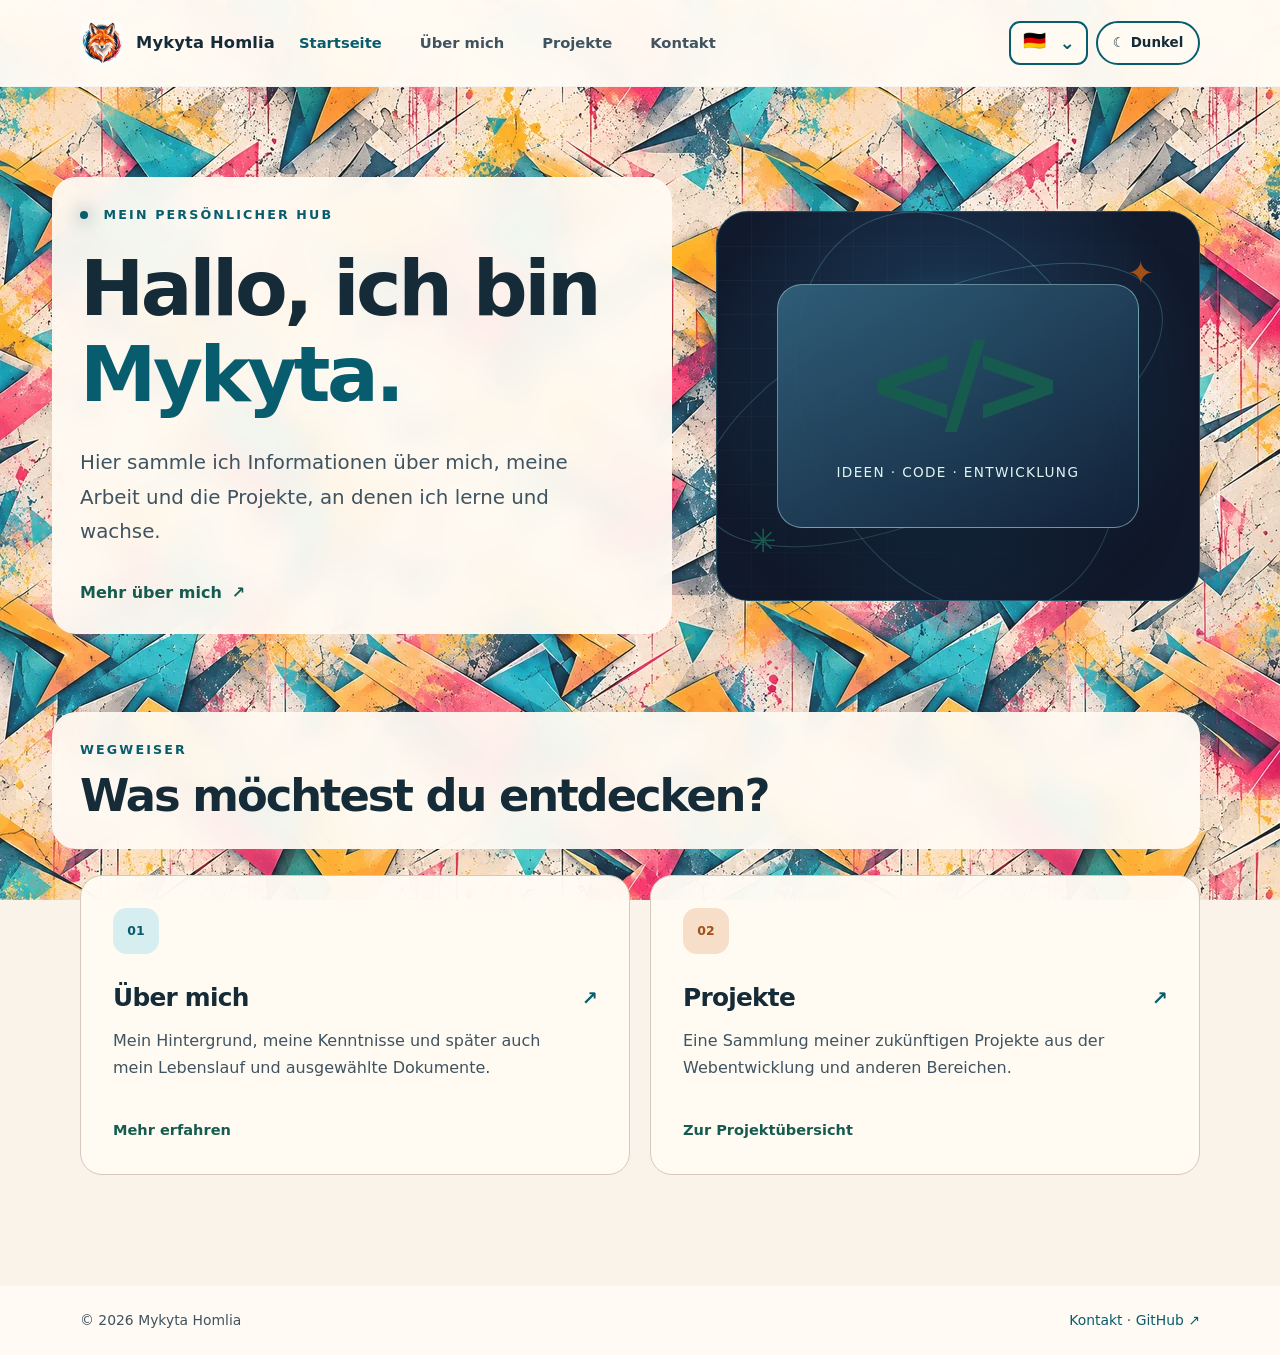
<file: index.html>
<!DOCTYPE html>
<html lang="de">

<head>
  <meta charset="UTF-8">
  <meta name="viewport" content="width=device-width, initial-scale=1.0">
  <meta name="description" content="Website von Mykyta Homlia.">
  <meta name="author" content="Mykyta Homlia">
  <meta name="theme-color" content="#0b1020">
  <link rel="canonical" href="https://homlia4472-lab.github.io/">
  <link rel="alternate" hreflang="de" href="https://homlia4472-lab.github.io/">
  <link rel="alternate" hreflang="en" href="https://homlia4472-lab.github.io/en/">
  <link rel="alternate" hreflang="uk" href="https://homlia4472-lab.github.io/uk/">
  <link rel="alternate" hreflang="x-default" href="https://homlia4472-lab.github.io/">
  <link rel="icon" type="image/png" sizes="256x256" href="./assets/fox-logo.png">
  <meta property="og:type" content="website">
  <meta property="og:locale" content="de_DE">
  <meta property="og:site_name" content="Mykyta Homlia">
  <meta property="og:title" content="Mykyta Homlia · Hub">
  <meta property="og:description" content="Website von Mykyta Homlia.">
  <meta property="og:url" content="https://homlia4472-lab.github.io/">
  <meta property="og:image" content="https://homlia4472-lab.github.io/assets/fox-logo.png">
  <meta property="og:image:width" content="256">
  <meta property="og:image:height" content="256">
  <meta property="og:image:alt" content="Mykyta Homlia – persönlicher Hub mit Fuchslogo">
  <meta name="twitter:card" content="summary">
  <meta property="og:image:type" content="image/png">
  <meta name="twitter:title" content="Mykyta Homlia · Hub">
  <meta name="twitter:description" content="Website von Mykyta Homlia.">
  <meta name="twitter:image" content="https://homlia4472-lab.github.io/assets/fox-logo.png">
  <meta name="twitter:image:alt" content="Mykyta Homlia – persönlicher Hub mit Fuchslogo">
  <title>Mykyta Homlia · Hub</title>
  <script>try { document.documentElement.dataset.theme = localStorage.getItem('homlia-theme') || (matchMedia('(prefers-color-scheme: light)').matches ? 'light' : 'dark') } catch (e) { document.documentElement.dataset.theme = 'dark' }</script>
  <link rel="stylesheet" href="./styles.css">
  <script src="./theme.js" defer></script>
</head>

<body>
  <header class="site-header">
    <div class="wrap header-inner">
      <a class="brand" href="./index.html" aria-label="Mykyta Homlia, Startseite"><img class="brand-logo"
          src="./assets/fox-logo.png" width="44" height="44" alt=""><span>Mykyta Homlia</span></a>
      <nav class="main-nav" aria-label="Hauptnavigation">
        <a aria-current="page" href="./index.html">Startseite</a>
        <a href="./ueber-mich.html">Über mich</a>
        <a href="./projekte.html">Projekte</a>
        <a href="./kontakt.html">Kontakt</a>
      </nav>
      <div class="header-controls">
        <details class="language-menu">
          <summary aria-label="Sprache: Deutsch. Sprache wählen" title="Deutsch – Sprache wählen"><span
              class="language-flag" aria-hidden="true">🇩🇪</span><span class="language-chevron"
              aria-hidden="true">⌄</span></summary>
          <div class="language-options"><a href="./index.html" lang="de" aria-current="page"><span class="language-flag"
                aria-hidden="true">🇩🇪</span>Deutsch</a><a href="./en/index.html" lang="en"><span class="language-flag"
                aria-hidden="true">🇺🇸</span>English</a><a href="./uk/index.html" lang="uk"><span class="language-flag"
                aria-hidden="true">🇺🇦</span>Українська</a></div>
        </details><button class="theme-toggle" type="button" aria-label="Farbschema wechseln"></button>
      </div>
    </div>
  </header>

  <main id="inhalt">
    <section class="hero wrap" aria-labelledby="hero-title">
      <div class="hero-copy">
        <p class="eyebrow"><span class="eyebrow-dot"></span> Mein persönlicher Hub</p>
        <h1 id="hero-title">Hallo, ich bin <span>Mykyta.</span></h1>
        <p class="lead">Hier sammle ich Informationen über mich, meine Arbeit und die Projekte, an denen ich lerne und
          wachse.</p>
        <a class="text-link" href="./ueber-mich.html">Mehr über mich <span aria-hidden="true">↗</span></a>
      </div>
      <div class="hero-art" aria-hidden="true">
        <div class="art-grid"></div>
        <div class="art-orbit orbit-one"></div>
        <div class="art-orbit orbit-two"></div>
        <div class="art-card"><span class="art-symbol">&lt;/&gt;</span><span class="art-caption">Ideen · Code ·
            Entwicklung</span></div>
        <span class="art-spark spark-one">✦</span><span class="art-spark spark-two">✳</span>
      </div>
    </section>

    <section class="wrap sections" aria-labelledby="explore-title">
      <div class="section-heading">
        <p class="eyebrow">Wegweiser</p>
        <h2 id="explore-title">Was möchtest du entdecken?</h2>
      </div>
      <div class="card-grid">
        <a class="feature-card" href="./ueber-mich.html">
          <span class="card-icon about-icon" aria-hidden="true">01</span>
          <span class="card-title">Über mich <span aria-hidden="true">↗</span></span>
          <span class="card-description">Mein Hintergrund, meine Kenntnisse und später auch mein Lebenslauf und
            ausgewählte Dokumente.</span>
          <span class="card-footer">Mehr erfahren</span>
        </a>
        <a class="feature-card" href="./projekte.html">
          <span class="card-icon project-icon" aria-hidden="true">02</span>
          <span class="card-title">Projekte <span aria-hidden="true">↗</span></span>
          <span class="card-description">Eine Sammlung meiner zukünftigen Projekte aus der Webentwicklung und anderen
            Bereichen.</span>
          <span class="card-footer">Zur Projektübersicht</span>
        </a>
      </div>
    </section>
  </main>

  <footer class="site-footer">
    <div class="wrap footer-inner"><span>© 2026 Mykyta Homlia</span><span><a href="./kontakt.html">Kontakt</a> · <a
          href="https://github.com/homlia4472-lab">GitHub <span aria-hidden="true">↗</span></a></span></div>
  </footer>
</body>

</html>
</file>
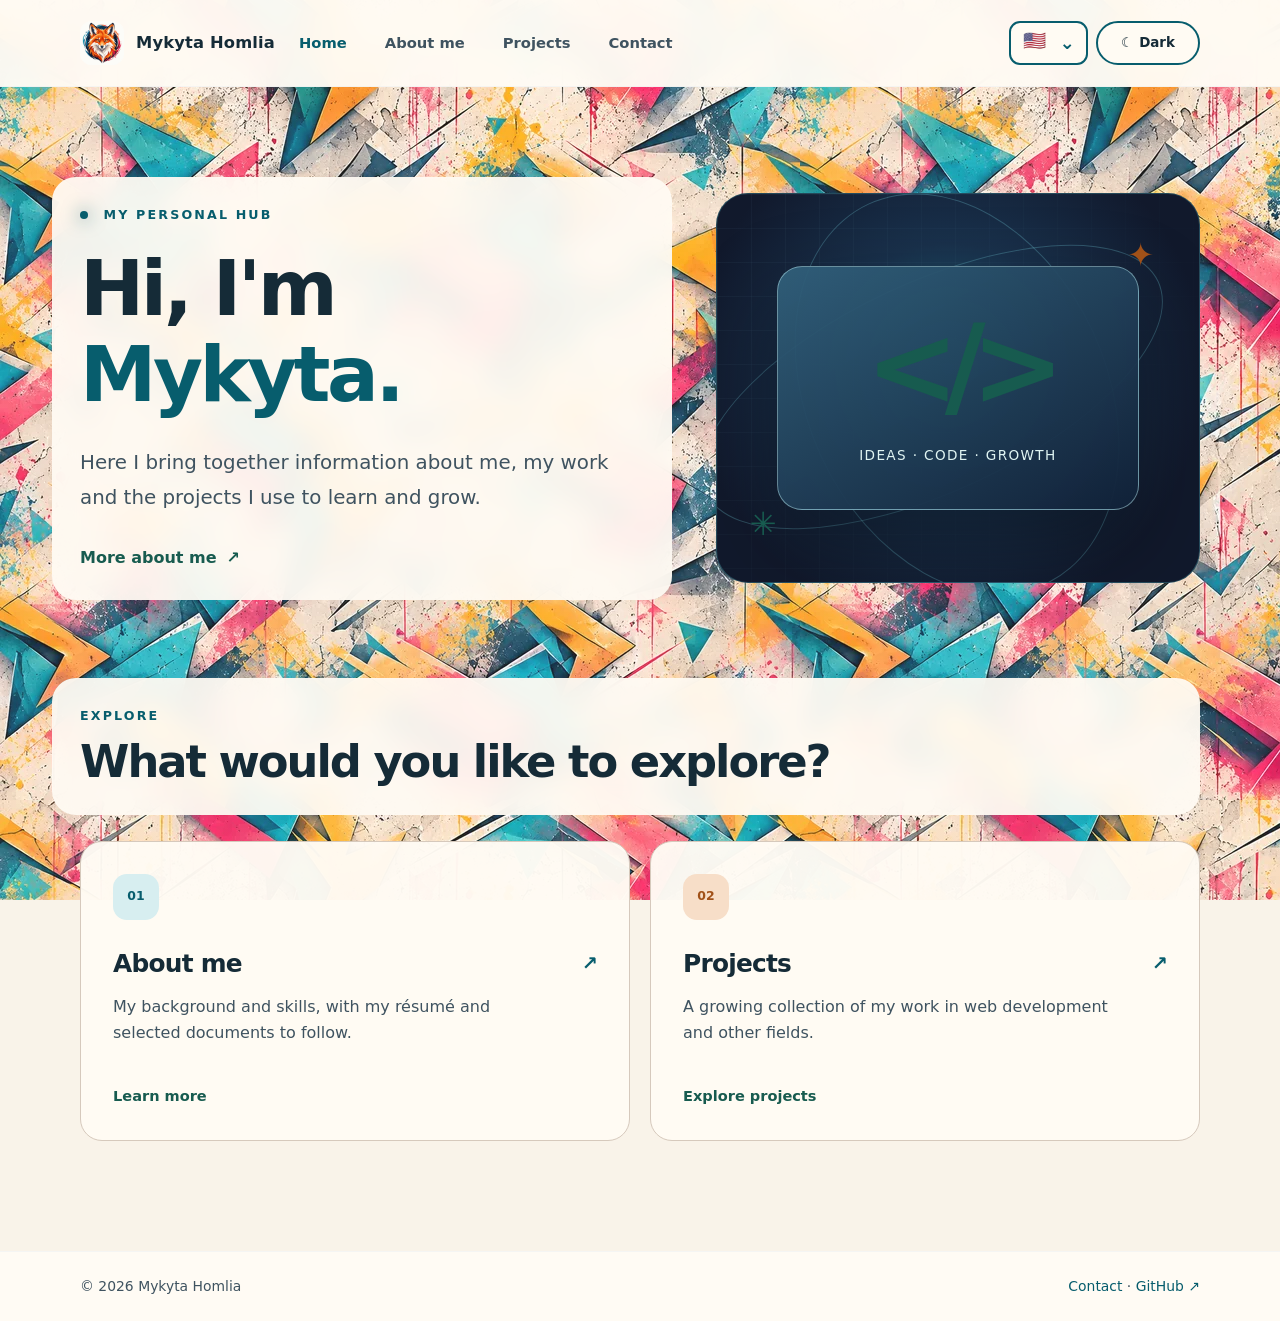
<file: en/index.html>
<!DOCTYPE html>
<html lang="en">

<head>
  <meta charset="UTF-8">
  <meta name="viewport" content="width=device-width, initial-scale=1.0">
  <meta name="description"
    content="Mykyta Homlia's personal hub with information about him, his projects and ways to get in touch.">
  <meta name="author" content="Mykyta Homlia">
  <meta name="theme-color" content="#0b1020">
  <link rel="canonical" href="https://homlia4472-lab.github.io/en/">
  <link rel="alternate" hreflang="uk" href="https://homlia4472-lab.github.io/uk/">
  <link rel="alternate" hreflang="en" href="https://homlia4472-lab.github.io/en/">
  <link rel="alternate" hreflang="de" href="https://homlia4472-lab.github.io/">
  <link rel="alternate" hreflang="x-default" href="https://homlia4472-lab.github.io/">
  <link rel="icon" type="image/png" sizes="256x256" href="../assets/fox-logo.png">
  <meta property="og:type" content="website">
  <meta property="og:locale" content="en_GB">
  <meta property="og:site_name" content="Mykyta Homlia">
  <meta property="og:title" content="Mykyta Homlia · Hub">
  <meta property="og:description"
    content="Mykyta Homlia's personal hub with information about him, his projects and ways to get in touch.">
  <meta property="og:url" content="https://homlia4472-lab.github.io/en/">
  <meta property="og:image" content="https://homlia4472-lab.github.io/assets/fox-logo.png">
  <meta property="og:image:width" content="256">
  <meta property="og:image:height" content="256">
  <meta property="og:image:alt" content="Mykyta Homlia – personal hub with fox logo">
  <meta name="twitter:card" content="summary">
  <meta property="og:image:type" content="image/png">
  <meta name="twitter:title" content="Mykyta Homlia · Hub">
  <meta name="twitter:description"
    content="Mykyta Homlia's personal hub with information about him, his projects and ways to get in touch.">
  <meta name="twitter:image" content="https://homlia4472-lab.github.io/assets/fox-logo.png">
  <meta name="twitter:image:alt" content="Mykyta Homlia – personal hub with fox logo">
  <title>Mykyta Homlia · Hub</title>
  <script>try { document.documentElement.dataset.theme = localStorage.getItem('homlia-theme') || (matchMedia('(prefers-color-scheme: light)').matches ? 'light' : 'dark') } catch (e) { document.documentElement.dataset.theme = 'dark' }</script>
  <link rel="stylesheet" href="../styles.css">
  <script src="../theme.js" defer></script>
</head>

<body>
  <header class="site-header">
    <div class="wrap header-inner">
      <a class="brand" href="./index.html" aria-label="Mykyta Homlia, home"><img class="brand-logo"
          src="../assets/fox-logo.png" width="44" height="44" alt=""><span>Mykyta Homlia</span></a>
      <nav class="main-nav" aria-label="Main navigation">
        <a aria-current="page" href="./index.html">Home</a>
        <a href="./ueber-mich.html">About me</a>
        <a href="./projekte.html">Projects</a>
        <a href="./kontakt.html">Contact</a>
      </nav>
      <div class="header-controls">
        <details class="language-menu">
          <summary aria-label="Language: English. Choose language" title="English – choose language"><span
              class="language-flag" aria-hidden="true">🇺🇸</span><span class="language-chevron"
              aria-hidden="true">⌄</span></summary>
          <div class="language-options"><a href="../index.html" lang="de"><span class="language-flag"
                aria-hidden="true">🇩🇪</span>Deutsch</a><a href="./index.html" lang="en" aria-current="page"><span
                class="language-flag" aria-hidden="true">🇺🇸</span>English</a><a href="../uk/index.html"
              lang="uk"><span class="language-flag" aria-hidden="true">🇺🇦</span>Українська</a></div>
        </details><button class="theme-toggle" type="button" aria-label="Switch color theme"></button>
      </div>
    </div>
  </header>

  <main id="inhalt">
    <section class="hero wrap" aria-labelledby="hero-title">
      <div class="hero-copy">
        <p class="eyebrow"><span class="eyebrow-dot"></span> My personal hub</p>
        <h1 id="hero-title">Hi, I'm <span>Mykyta.</span>
        </h1>
        <p class="lead">Here I bring together information about me, my work and the projects I use to learn and grow.
        </p>
        <a class="text-link" href="./ueber-mich.html">More about me <span aria-hidden="true">↗</span></a>
      </div>
      <div class="hero-art" aria-hidden="true">
        <div class="art-grid"></div>
        <div class="art-orbit orbit-one"></div>
        <div class="art-orbit orbit-two"></div>
        <div class="art-card">
          <span class="art-symbol">&lt;/&gt;</span><span class="art-caption">Ideas · Code · Growth</span>
        </div>
        <span class="art-spark spark-one">✦</span><span class="art-spark spark-two">✳</span>
      </div>
    </section>

    <section class="wrap sections" aria-labelledby="explore-title">
      <div class="section-heading">
        <p class="eyebrow">Explore</p>
        <h2 id="explore-title">What would you like to explore?</h2>
      </div>
      <div class="card-grid">
        <a class="feature-card" href="./ueber-mich.html">
          <span class="card-icon about-icon" aria-hidden="true">01</span>
          <span class="card-title">About me <span aria-hidden="true">↗</span></span>
          <span class="card-description">My background and skills, with my résumé and selected documents to
            follow.</span>
          <span class="card-footer">Learn more</span>
        </a>
        <a class="feature-card" href="./projekte.html">
          <span class="card-icon project-icon" aria-hidden="true">02</span>
          <span class="card-title">Projects <span aria-hidden="true">↗</span></span>
          <span class="card-description">A growing collection of my work in web development and other fields.</span>
          <span class="card-footer">Explore projects</span>
        </a>
      </div>
    </section>
  </main>

  <footer class="site-footer">
    <div class="wrap footer-inner">
      <span>© 2026 Mykyta Homlia</span><span><a href="./kontakt.html">Contact</a> · <a
          href="https://github.com/homlia4472-lab">GitHub <span aria-hidden="true">↗</span></a></span>
    </div>
  </footer>
</body>

</html>
</file>
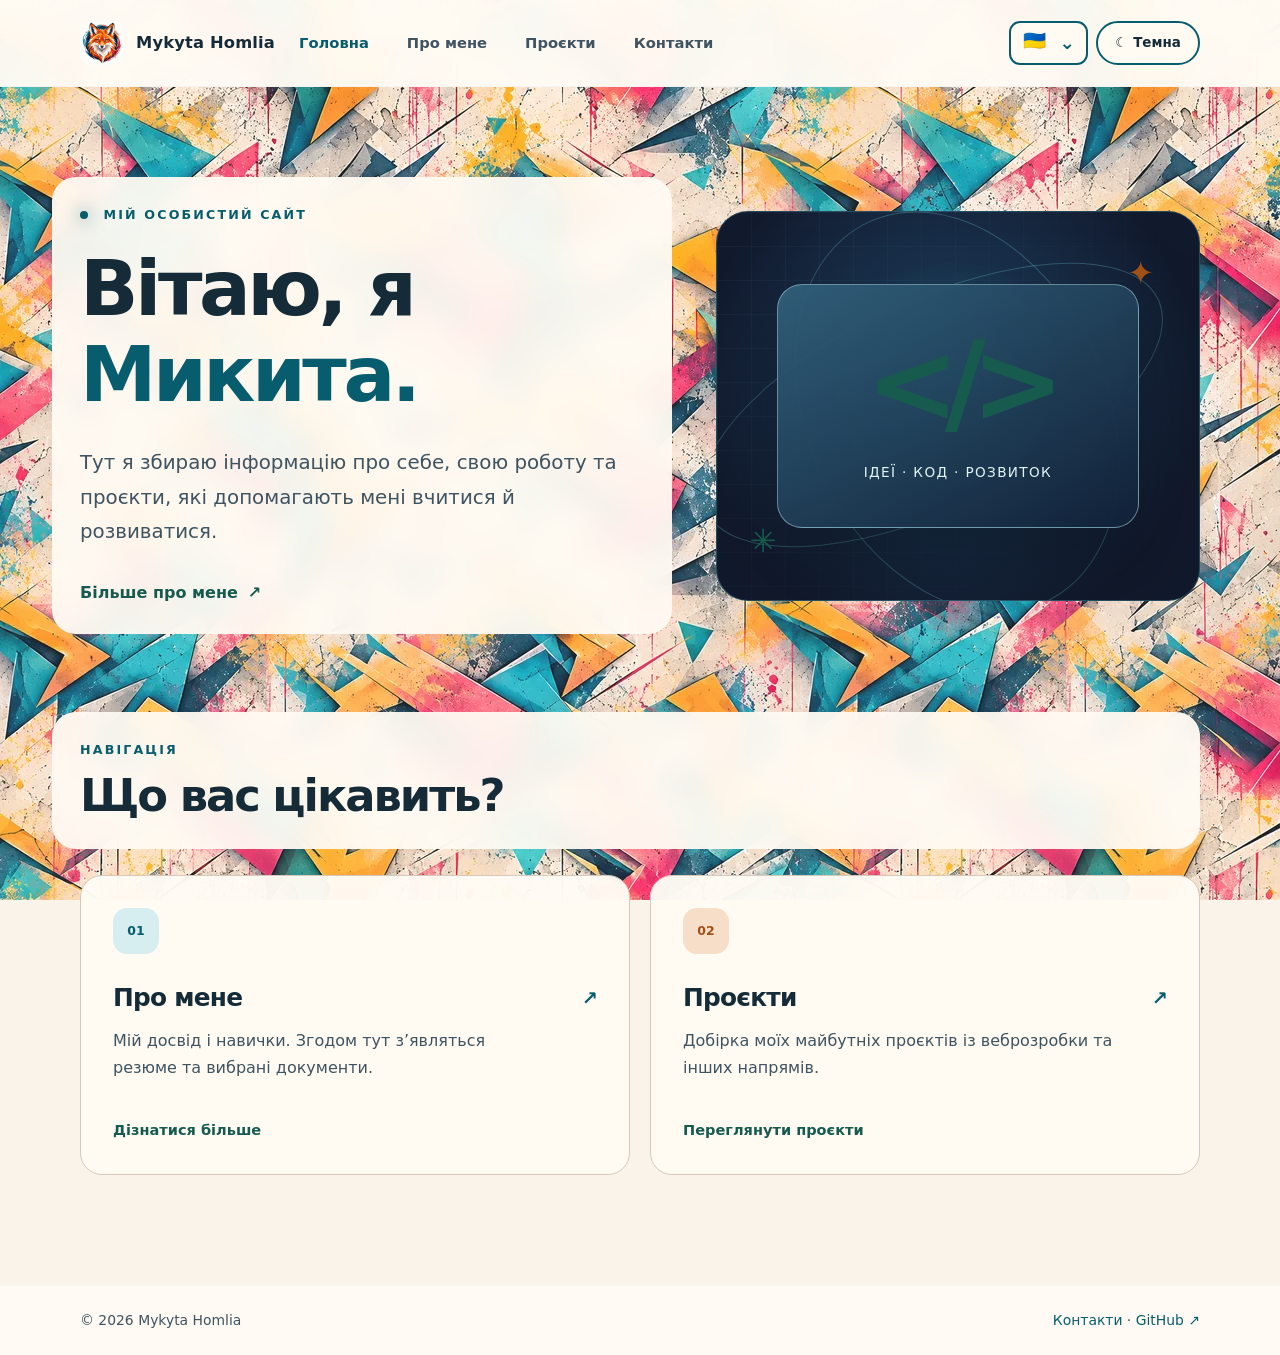
<file: uk/index.html>
<!DOCTYPE html>
<html lang="uk">

<head>
  <meta charset="UTF-8">
  <meta name="viewport" content="width=device-width, initial-scale=1.0">
  <meta name="description" content="Особистий сайт Микити Гомлі: інформація про нього, проєкти та способи зв’язку.">
  <meta name="author" content="Mykyta Homlia">
  <meta name="theme-color" content="#0b1020">
  <link rel="canonical" href="https://homlia4472-lab.github.io/uk/">
  <link rel="alternate" hreflang="uk" href="https://homlia4472-lab.github.io/uk/">
  <link rel="alternate" hreflang="en" href="https://homlia4472-lab.github.io/en/">
  <link rel="alternate" hreflang="de" href="https://homlia4472-lab.github.io/">
  <link rel="alternate" hreflang="x-default" href="https://homlia4472-lab.github.io/">
  <link rel="icon" type="image/png" sizes="256x256" href="../assets/fox-logo.png">
  <meta property="og:type" content="website">
  <meta property="og:locale" content="uk_UA">
  <meta property="og:site_name" content="Mykyta Homlia">
  <meta property="og:title" content="Микита Гомля · Головна">
  <meta property="og:description"
    content="Особистий сайт Микити Гомлі: інформація про нього, проєкти та способи зв’язку.">
  <meta property="og:url" content="https://homlia4472-lab.github.io/uk/">
  <meta property="og:image" content="https://homlia4472-lab.github.io/assets/fox-logo.png">
  <meta property="og:image:width" content="256">
  <meta property="og:image:height" content="256">
  <meta property="og:image:alt" content="Микита Гомля — персональний сайт із логотипом лиса">
  <meta name="twitter:card" content="summary">
  <meta property="og:image:type" content="image/png">
  <meta name="twitter:title" content="Микита Гомля · Головна">
  <meta name="twitter:description"
    content="Особистий сайт Микити Гомлі: інформація про нього, проєкти та способи зв’язку.">
  <meta name="twitter:image" content="https://homlia4472-lab.github.io/assets/fox-logo.png">
  <meta name="twitter:image:alt" content="Микита Гомля — персональний сайт із логотипом лиса">
  <title>Микита Гомля · Головна</title>
  <script>try { document.documentElement.dataset.theme = localStorage.getItem('homlia-theme') || (matchMedia('(prefers-color-scheme: light)').matches ? 'light' : 'dark') } catch (e) { document.documentElement.dataset.theme = 'dark' }</script>
  <link rel="stylesheet" href="../styles.css">
  <script src="../theme.js" defer></script>
</head>

<body>
  <header class="site-header">
    <div class="wrap header-inner">
      <a class="brand" href="./index.html" aria-label="Микита Гомля, головна"><img class="brand-logo"
          src="../assets/fox-logo.png" width="44" height="44" alt=""><span>Mykyta Homlia</span></a>
      <nav class="main-nav" aria-label="Головна навігація">
        <a aria-current="page" href="./index.html">Головна</a>
        <a href="./ueber-mich.html">Про мене</a>
        <a href="./projekte.html">Проєкти</a>
        <a href="./kontakt.html">Контакти</a>
      </nav>
      <div class="header-controls">
        <details class="language-menu">
          <summary aria-label="Мова: українська. Обрати мову" title="Українська – обрати мову"><span
              class="language-flag" aria-hidden="true">🇺🇦</span><span class="language-chevron"
              aria-hidden="true">⌄</span></summary>
          <div class="language-options"><a href="../index.html" lang="de"><span class="language-flag"
                aria-hidden="true">🇩🇪</span>Deutsch</a><a href="../en/index.html" lang="en"><span
                class="language-flag" aria-hidden="true">🇺🇸</span>English</a><a href="./index.html" lang="uk"
              aria-current="page"><span class="language-flag" aria-hidden="true">🇺🇦</span>Українська</a></div>
        </details><button class="theme-toggle" type="button" aria-label="Змінити кольорову тему"></button>
      </div>
    </div>
  </header>

  <main id="inhalt">
    <section class="hero wrap" aria-labelledby="hero-title">
      <div class="hero-copy">
        <p class="eyebrow"><span class="eyebrow-dot"></span> Мій особистий сайт</p>
        <h1 id="hero-title">Вітаю, я <span>Микита.</span>
        </h1>
        <p class="lead">Тут я збираю інформацію про себе, свою роботу та проєкти, які допомагають мені вчитися й
          розвиватися.</p>
        <a class="text-link" href="./ueber-mich.html">Більше про мене <span aria-hidden="true">↗</span></a>
      </div>
      <div class="hero-art" aria-hidden="true">
        <div class="art-grid"></div>
        <div class="art-orbit orbit-one"></div>
        <div class="art-orbit orbit-two"></div>
        <div class="art-card">
          <span class="art-symbol">&lt;/&gt;</span><span class="art-caption">Ідеї · Код · Розвиток</span>
        </div>
        <span class="art-spark spark-one">✦</span><span class="art-spark spark-two">✳</span>
      </div>
    </section>

    <section class="wrap sections" aria-labelledby="explore-title">
      <div class="section-heading">
        <p class="eyebrow">Навігація</p>
        <h2 id="explore-title">Що вас цікавить?</h2>
      </div>
      <div class="card-grid">
        <a class="feature-card" href="./ueber-mich.html">
          <span class="card-icon about-icon" aria-hidden="true">01</span>
          <span class="card-title">Про мене <span aria-hidden="true">↗</span></span>
          <span class="card-description">Мій досвід і навички. Згодом тут з’являться резюме та вибрані документи.</span>
          <span class="card-footer">Дізнатися більше</span>
        </a>
        <a class="feature-card" href="./projekte.html">
          <span class="card-icon project-icon" aria-hidden="true">02</span>
          <span class="card-title">Проєкти <span aria-hidden="true">↗</span></span>
          <span class="card-description">Добірка моїх майбутніх проєктів із веброзробки та інших напрямів.</span>
          <span class="card-footer">Переглянути проєкти</span>
        </a>
      </div>
    </section>
  </main>

  <footer class="site-footer">
    <div class="wrap footer-inner">
      <span>© 2026 Mykyta Homlia</span><span><a href="./kontakt.html">Контакти</a> · <a
          href="https://github.com/homlia4472-lab">GitHub <span aria-hidden="true">↗</span></a></span>
    </div>
  </footer>
</body>

</html>
</file>
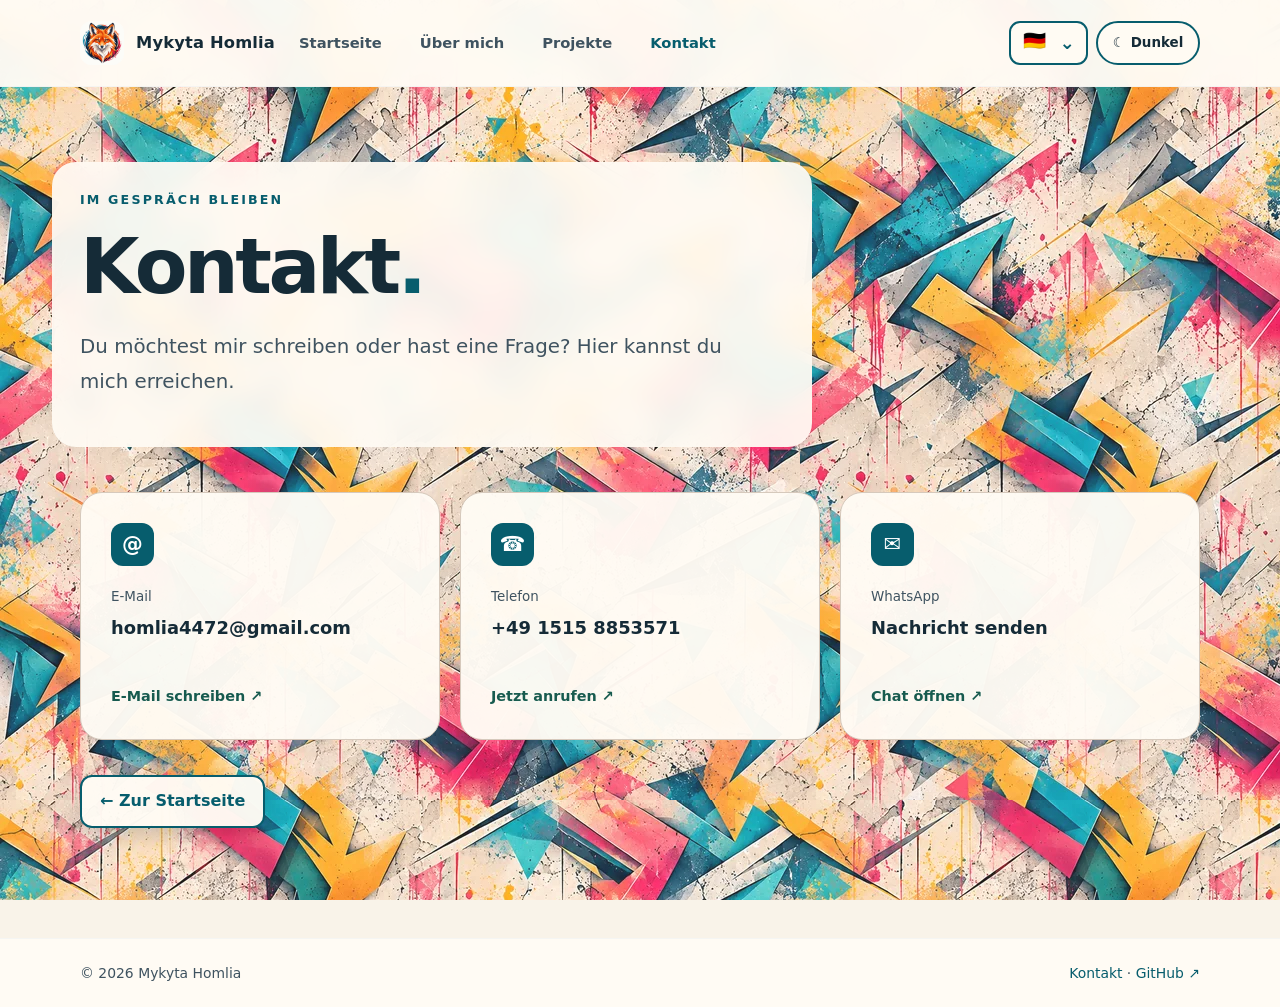
<file: kontakt.html>
<!DOCTYPE html>
<html lang="de">

<head>
  <meta charset="UTF-8">
  <meta name="viewport" content="width=device-width, initial-scale=1.0">
  <meta name="description" content="Kontaktiere Mykyta Homlia per E-Mail, Telefon oder WhatsApp.">
  <meta name="author" content="Mykyta Homlia">
  <meta name="theme-color" content="#0b1020">
  <link rel="canonical" href="https://homlia4472-lab.github.io/kontakt.html">
  <link rel="alternate" hreflang="de" href="https://homlia4472-lab.github.io/kontakt.html">
  <link rel="alternate" hreflang="en" href="https://homlia4472-lab.github.io/en/kontakt.html">
  <link rel="alternate" hreflang="uk" href="https://homlia4472-lab.github.io/uk/kontakt.html">
  <link rel="alternate" hreflang="x-default" href="https://homlia4472-lab.github.io/kontakt.html">
  <link rel="icon" type="image/png" sizes="256x256" href="./assets/fox-logo.png">
  <meta property="og:type" content="website">
  <meta property="og:locale" content="de_DE">
  <meta property="og:site_name" content="Mykyta Homlia">
  <meta property="og:title" content="Kontakt · Mykyta Homlia">
  <meta property="og:description" content="Kontaktiere Mykyta Homlia per E-Mail, Telefon oder WhatsApp.">
  <meta property="og:url" content="https://homlia4472-lab.github.io/kontakt.html">
  <meta property="og:image" content="https://homlia4472-lab.github.io/assets/fox-logo.png">
  <meta property="og:image:width" content="256">
  <meta property="og:image:height" content="256">
  <meta property="og:image:alt" content="Mykyta Homlia – persönlicher Hub mit Fuchslogo">
  <meta name="twitter:card" content="summary">
  <meta property="og:image:type" content="image/png">
  <meta name="twitter:title" content="Kontakt · Mykyta Homlia">
  <meta name="twitter:description" content="Kontaktiere Mykyta Homlia per E-Mail, Telefon oder WhatsApp.">
  <meta name="twitter:image" content="https://homlia4472-lab.github.io/assets/fox-logo.png">
  <meta name="twitter:image:alt" content="Mykyta Homlia – persönlicher Hub mit Fuchslogo">
  <title>Kontakt · Mykyta Homlia</title>
  <script>try { document.documentElement.dataset.theme = localStorage.getItem('homlia-theme') || (matchMedia('(prefers-color-scheme: light)').matches ? 'light' : 'dark') } catch (e) { document.documentElement.dataset.theme = 'dark' }</script>
  <link rel="stylesheet" href="./styles.css">
  <script src="./theme.js" defer></script>
</head>

<body>
  <header class="site-header">
    <div class="wrap header-inner">
      <a class="brand" href="./index.html" aria-label="Mykyta Homlia, Startseite"><img class="brand-logo"
          src="./assets/fox-logo.png" width="44" height="44" alt=""><span>Mykyta Homlia</span></a>
      <nav class="main-nav" aria-label="Hauptnavigation"><a href="./index.html">Startseite</a><a
          href="./ueber-mich.html">Über mich</a><a href="./projekte.html">Projekte</a><a aria-current="page"
          href="./kontakt.html">Kontakt</a></nav>
      <div class="header-controls">
        <details class="language-menu">
          <summary aria-label="Sprache: Deutsch. Sprache wählen" title="Deutsch – Sprache wählen"><span
              class="language-flag" aria-hidden="true">🇩🇪</span><span class="language-chevron"
              aria-hidden="true">⌄</span></summary>
          <div class="language-options"><a href="./kontakt.html" lang="de" aria-current="page"><span
                class="language-flag" aria-hidden="true">🇩🇪</span>Deutsch</a><a href="./en/kontakt.html"
              lang="en"><span class="language-flag" aria-hidden="true">🇺🇸</span>English</a><a href="./uk/kontakt.html"
              lang="uk"><span class="language-flag" aria-hidden="true">🇺🇦</span>Українська</a></div>
        </details><button class="theme-toggle" type="button" aria-label="Farbschema wechseln"></button>
      </div>
    </div>
  </header>

  <main class="wrap inner-page" id="inhalt">
    <div class="page-intro">
      <p class="eyebrow">Im Gespräch bleiben</p>
      <h1>Kontakt<span class="accent">.</span></h1>
      <p class="lead">Du möchtest mir schreiben oder hast eine Frage? Hier kannst du mich erreichen.</p>
    </div>
    <div class="contact-grid">
      <a class="contact-card" href="mailto:homlia4472@gmail.com"><span class="contact-icon"
          aria-hidden="true">@</span><span class="contact-label">E-Mail</span><strong>homlia4472@gmail.com</strong><span
          class="contact-action">E-Mail schreiben ↗</span></a>
      <a class="contact-card" href="tel:+4915158853571"><span class="contact-icon" aria-hidden="true">☎</span><span
          class="contact-label">Telefon</span><strong>+49 1515 8853571</strong><span class="contact-action">Jetzt
          anrufen ↗</span></a>
      <a class="contact-card" href="https://wa.me/4915158853571"><span class="contact-icon"
          aria-hidden="true">✉</span><span class="contact-label">WhatsApp</span><strong>Nachricht senden</strong><span
          class="contact-action">Chat öffnen ↗</span></a>
    </div>
    <a class="back-link" href="./index.html">← Zur Startseite</a>
  </main>

  <footer class="site-footer">
    <div class="wrap footer-inner"><span>© 2026 Mykyta Homlia</span><span><a href="./kontakt.html">Kontakt</a> · <a
          href="https://github.com/homlia4472-lab">GitHub <span aria-hidden="true">↗</span></a></span></div>
  </footer>
</body>

</html>
</file>
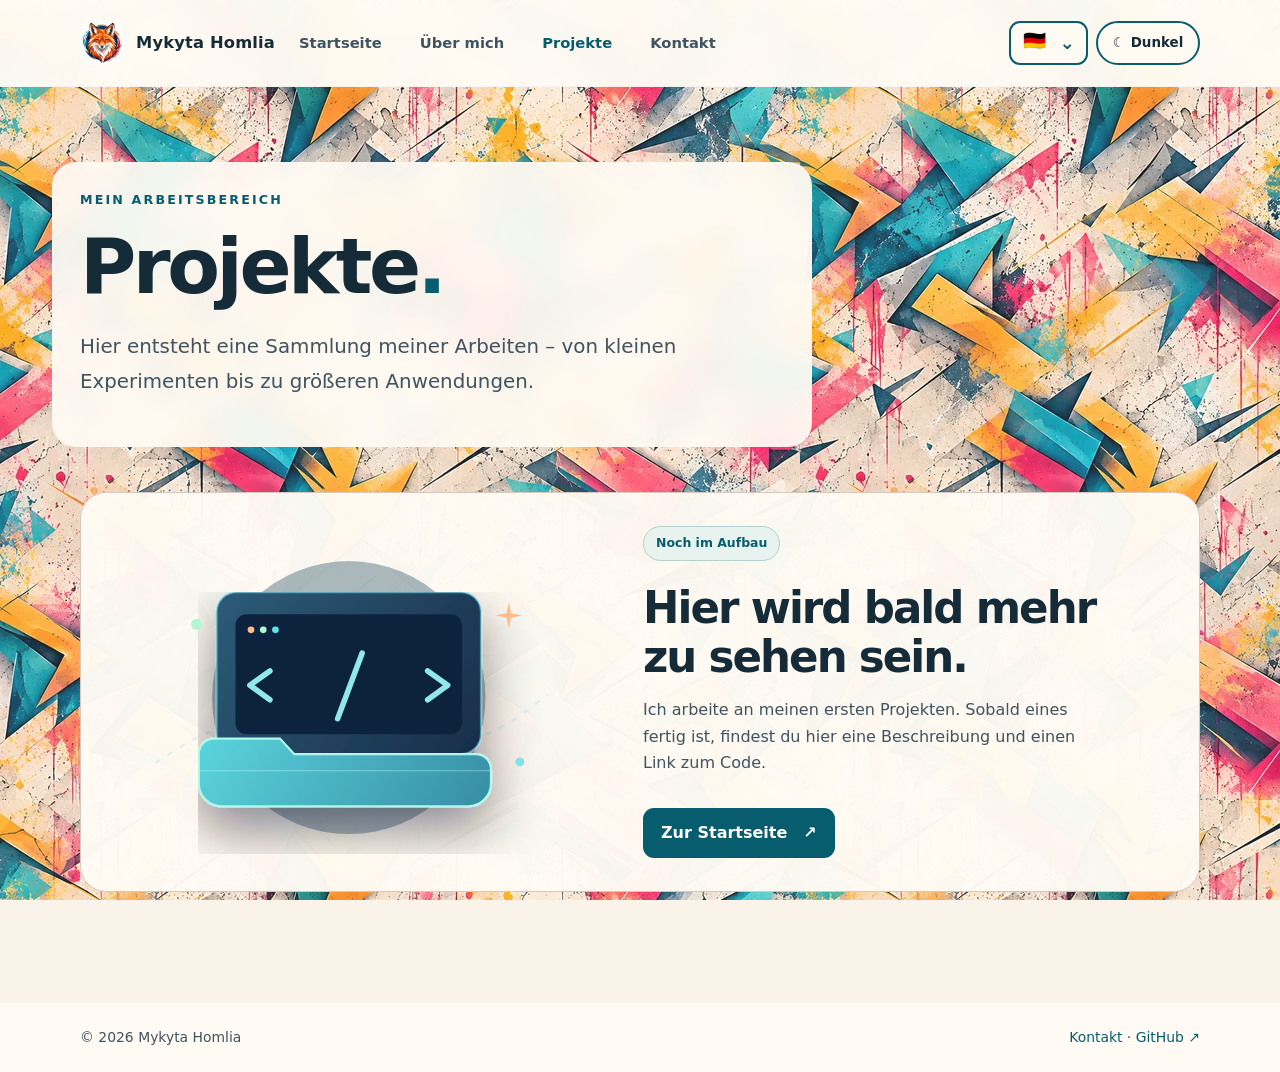
<file: projekte.html>
<!DOCTYPE html>
<html lang="de">

<head>
  <meta charset="UTF-8">
  <meta name="viewport" content="width=device-width, initial-scale=1.0">
  <meta name="description"
    content="Die Projektübersicht von Mykyta Homlia: Hier werden künftig Webprojekte und weitere Anwendungen vorgestellt.">
  <meta name="author" content="Mykyta Homlia">
  <meta name="theme-color" content="#0b1020">
  <link rel="canonical" href="https://homlia4472-lab.github.io/projekte.html">
  <link rel="alternate" hreflang="de" href="https://homlia4472-lab.github.io/projekte.html">
  <link rel="alternate" hreflang="en" href="https://homlia4472-lab.github.io/en/projekte.html">
  <link rel="alternate" hreflang="uk" href="https://homlia4472-lab.github.io/uk/projekte.html">
  <link rel="alternate" hreflang="x-default" href="https://homlia4472-lab.github.io/projekte.html">
  <link rel="icon" type="image/png" sizes="256x256" href="./assets/fox-logo.png">
  <meta property="og:type" content="website">
  <meta property="og:locale" content="de_DE">
  <meta property="og:site_name" content="Mykyta Homlia">
  <meta property="og:title" content="Projekte · Mykyta Homlia">
  <meta property="og:description"
    content="Die Projektübersicht von Mykyta Homlia: Hier werden künftig Webprojekte und weitere Anwendungen vorgestellt.">
  <meta property="og:url" content="https://homlia4472-lab.github.io/projekte.html">
  <meta property="og:image" content="https://homlia4472-lab.github.io/assets/fox-logo.png">
  <meta property="og:image:width" content="256">
  <meta property="og:image:height" content="256">
  <meta property="og:image:alt" content="Mykyta Homlia – persönlicher Hub mit Fuchslogo">
  <meta name="twitter:card" content="summary">
  <meta property="og:image:type" content="image/png">
  <meta name="twitter:title" content="Projekte · Mykyta Homlia">
  <meta name="twitter:description"
    content="Die Projektübersicht von Mykyta Homlia: Hier werden künftig Webprojekte und weitere Anwendungen vorgestellt.">
  <meta name="twitter:image" content="https://homlia4472-lab.github.io/assets/fox-logo.png">
  <meta name="twitter:image:alt" content="Mykyta Homlia – persönlicher Hub mit Fuchslogo">
  <title>Projekte · Mykyta Homlia</title>
  <script>try { document.documentElement.dataset.theme = localStorage.getItem('homlia-theme') || (matchMedia('(prefers-color-scheme: light)').matches ? 'light' : 'dark') } catch (e) { document.documentElement.dataset.theme = 'dark' }</script>
  <link rel="stylesheet" href="./styles.css">
  <script src="./theme.js" defer></script>
</head>

<body>
  <header class="site-header">
    <div class="wrap header-inner">
      <a class="brand" href="./index.html" aria-label="Mykyta Homlia, Startseite"><img class="brand-logo"
          src="./assets/fox-logo.png" width="44" height="44" alt=""><span>Mykyta Homlia</span></a>
      <nav class="main-nav" aria-label="Hauptnavigation"><a href="./index.html">Startseite</a><a
          href="./ueber-mich.html">Über mich</a><a aria-current="page" href="./projekte.html">Projekte</a><a
          href="./kontakt.html">Kontakt</a></nav>
      <div class="header-controls">
        <details class="language-menu">
          <summary aria-label="Sprache: Deutsch. Sprache wählen" title="Deutsch – Sprache wählen"><span
              class="language-flag" aria-hidden="true">🇩🇪</span><span class="language-chevron"
              aria-hidden="true">⌄</span></summary>
          <div class="language-options"><a href="./projekte.html" lang="de" aria-current="page"><span
                class="language-flag" aria-hidden="true">🇩🇪</span>Deutsch</a><a href="./en/projekte.html"
              lang="en"><span class="language-flag" aria-hidden="true">🇺🇸</span>English</a><a
              href="./uk/projekte.html" lang="uk"><span class="language-flag"
                aria-hidden="true">🇺🇦</span>Українська</a></div>
        </details><button class="theme-toggle" type="button" aria-label="Farbschema wechseln"></button>
      </div>
    </div>
  </header>

  <main class="wrap inner-page" id="inhalt">
    <div class="page-intro">
      <p class="eyebrow">Mein Arbeitsbereich</p>
      <h1>Projekte<span class="accent">.</span></h1>
      <p class="lead">Hier entsteht eine Sammlung meiner Arbeiten – von kleinen Experimenten bis zu größeren
        Anwendungen.</p>
    </div>
    <section class="empty-state" aria-labelledby="empty-title">
      <img src="./assets/projects-illustration.svg" alt="" width="450" height="292">
      <div><span class="soft-label">Noch im Aufbau</span>
        <h2 id="empty-title">Hier wird bald mehr zu sehen sein.</h2>
        <p>Ich arbeite an meinen ersten Projekten. Sobald eines fertig ist, findest du hier eine Beschreibung und einen
          Link zum Code.</p><a class="button-link" href="./index.html">Zur Startseite <span
            aria-hidden="true">↗</span></a>
      </div>
    </section>
  </main>

  <footer class="site-footer">
    <div class="wrap footer-inner"><span>© 2026 Mykyta Homlia</span><span><a href="./kontakt.html">Kontakt</a> · <a
          href="https://github.com/homlia4472-lab">GitHub <span aria-hidden="true">↗</span></a></span></div>
  </footer>
</body>

</html>
</file>
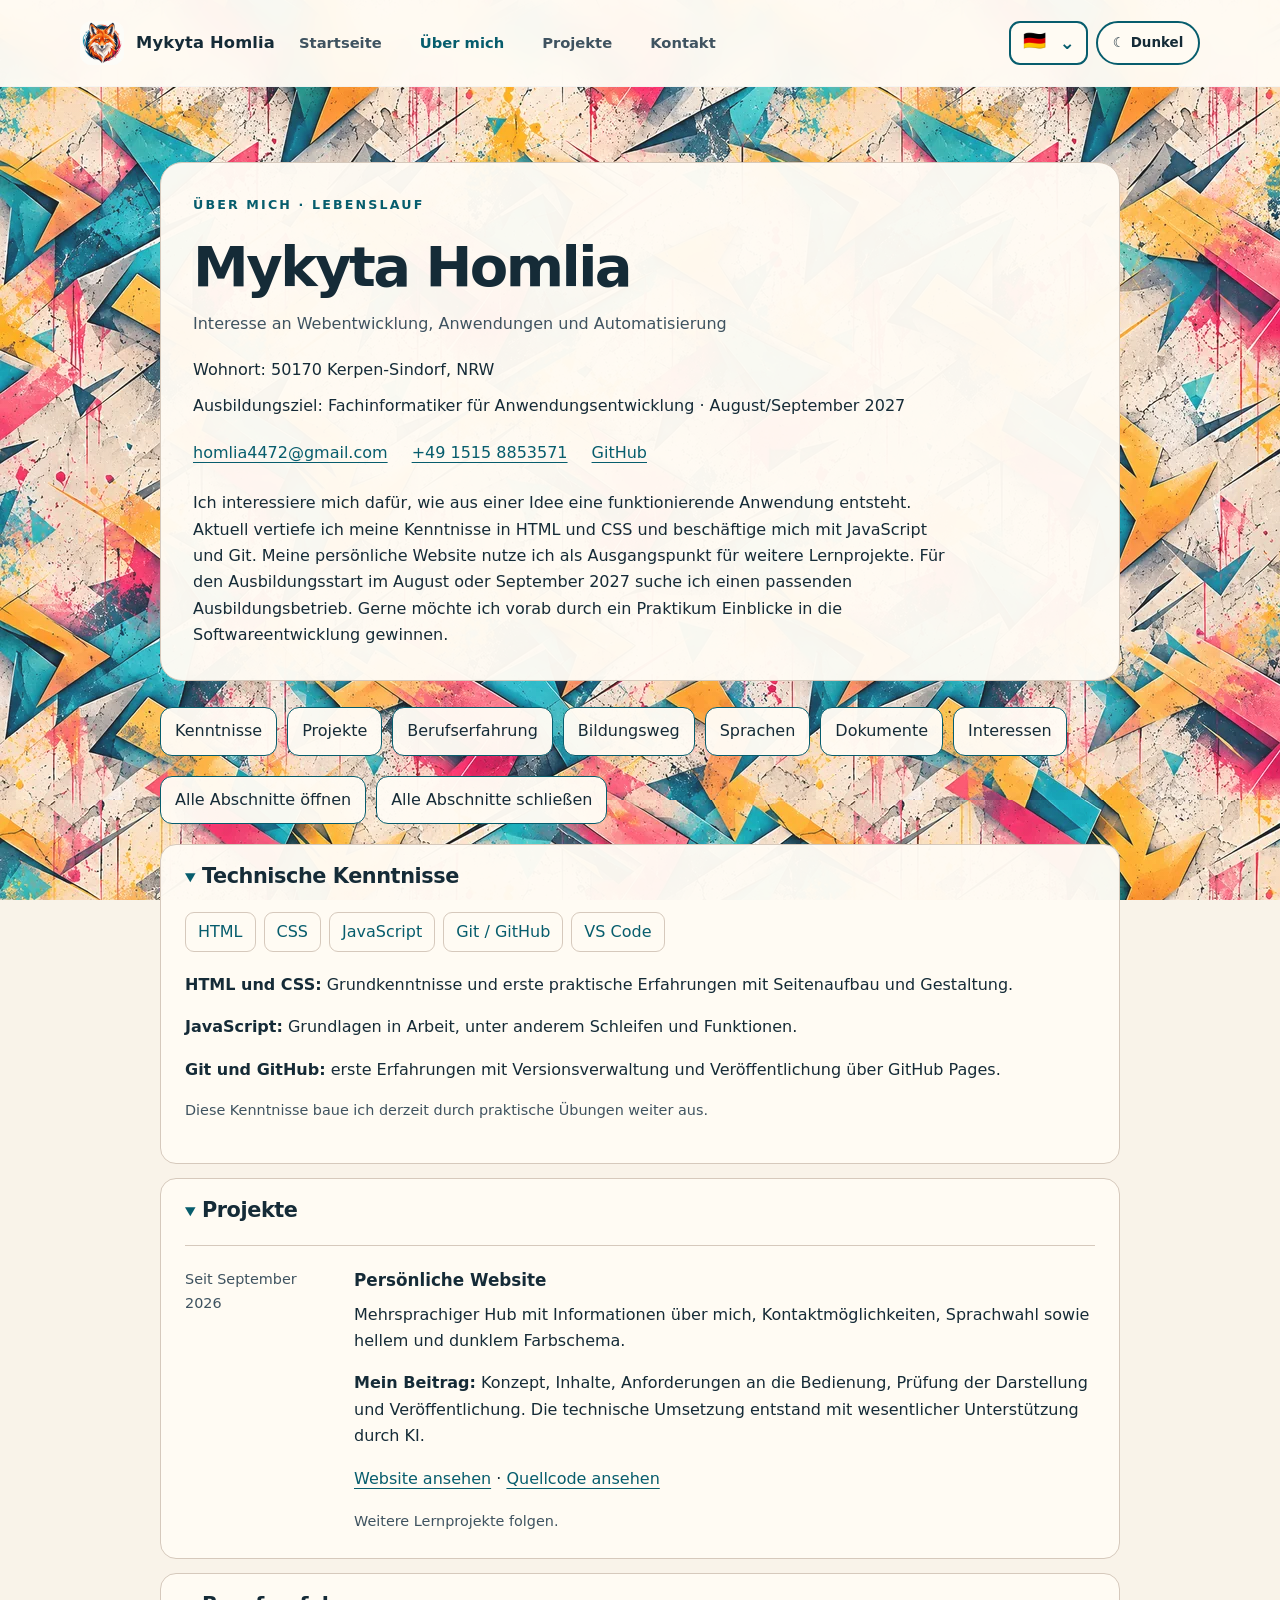
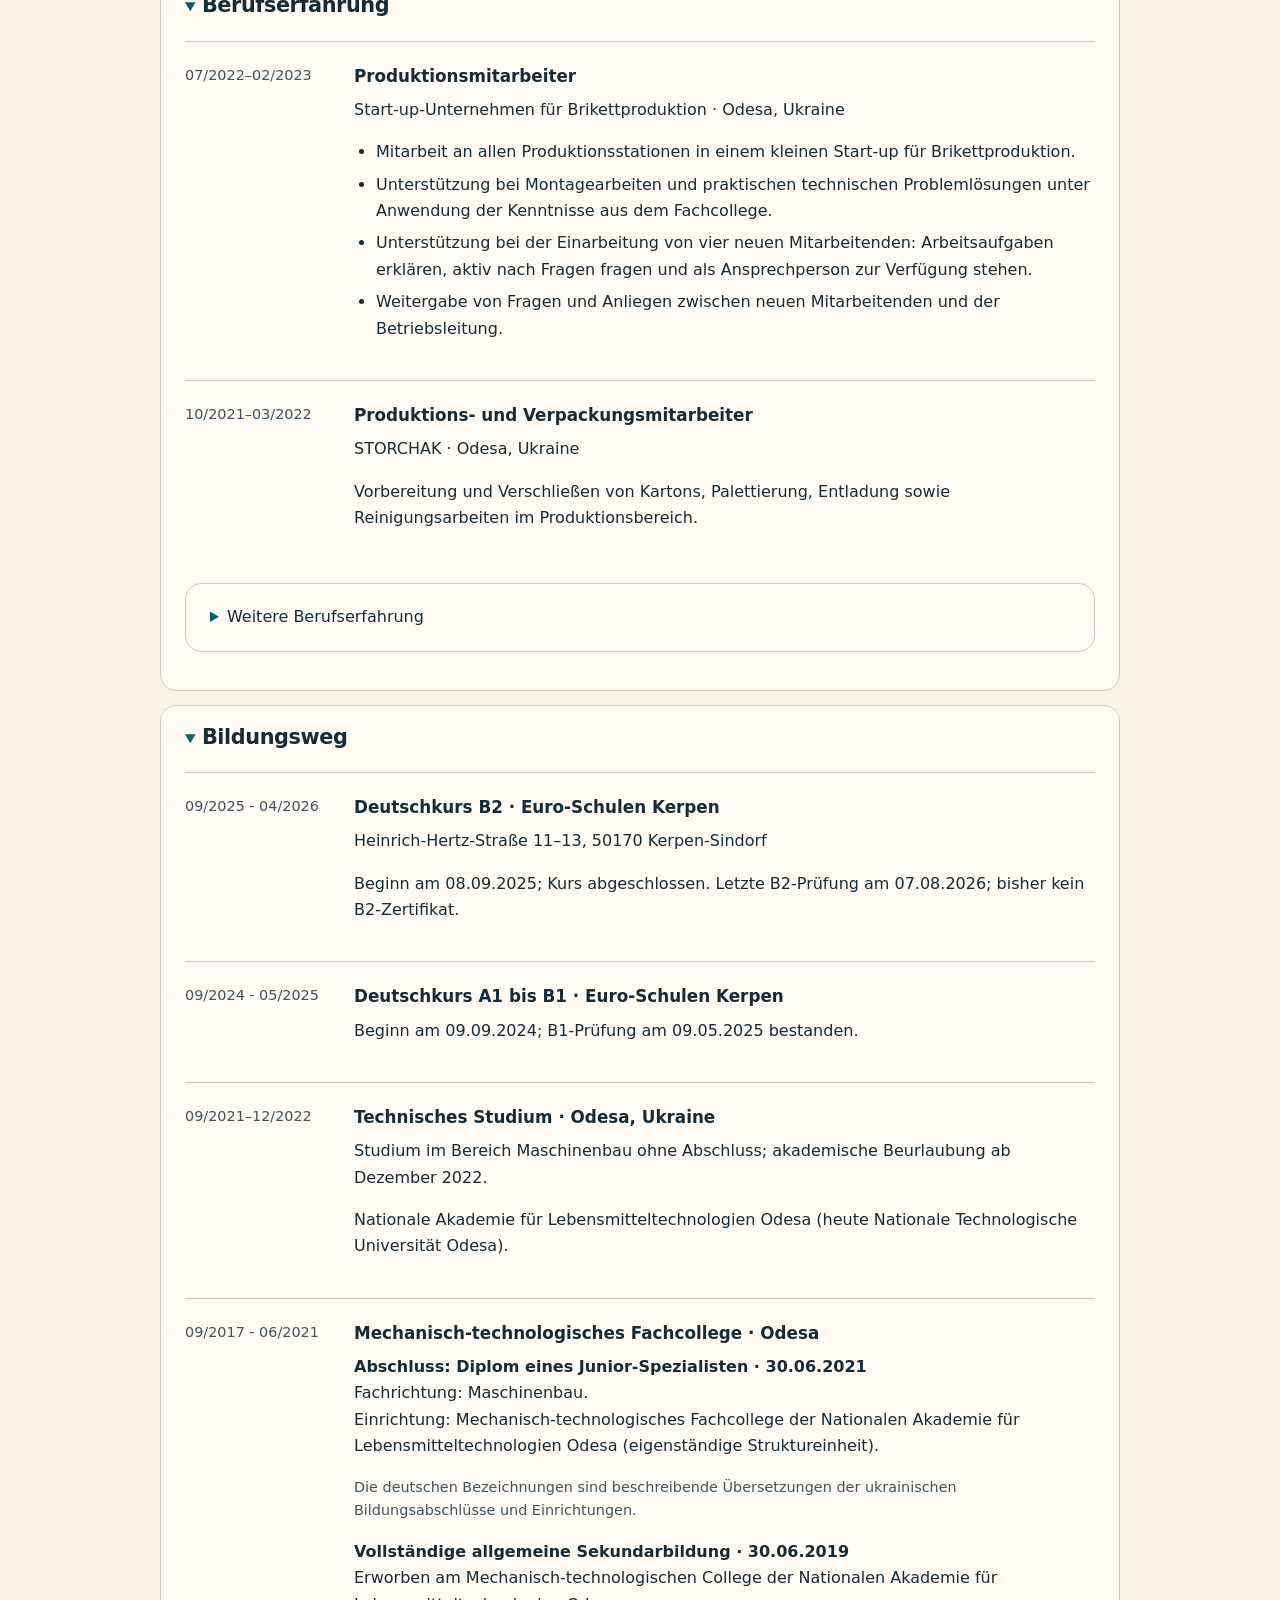
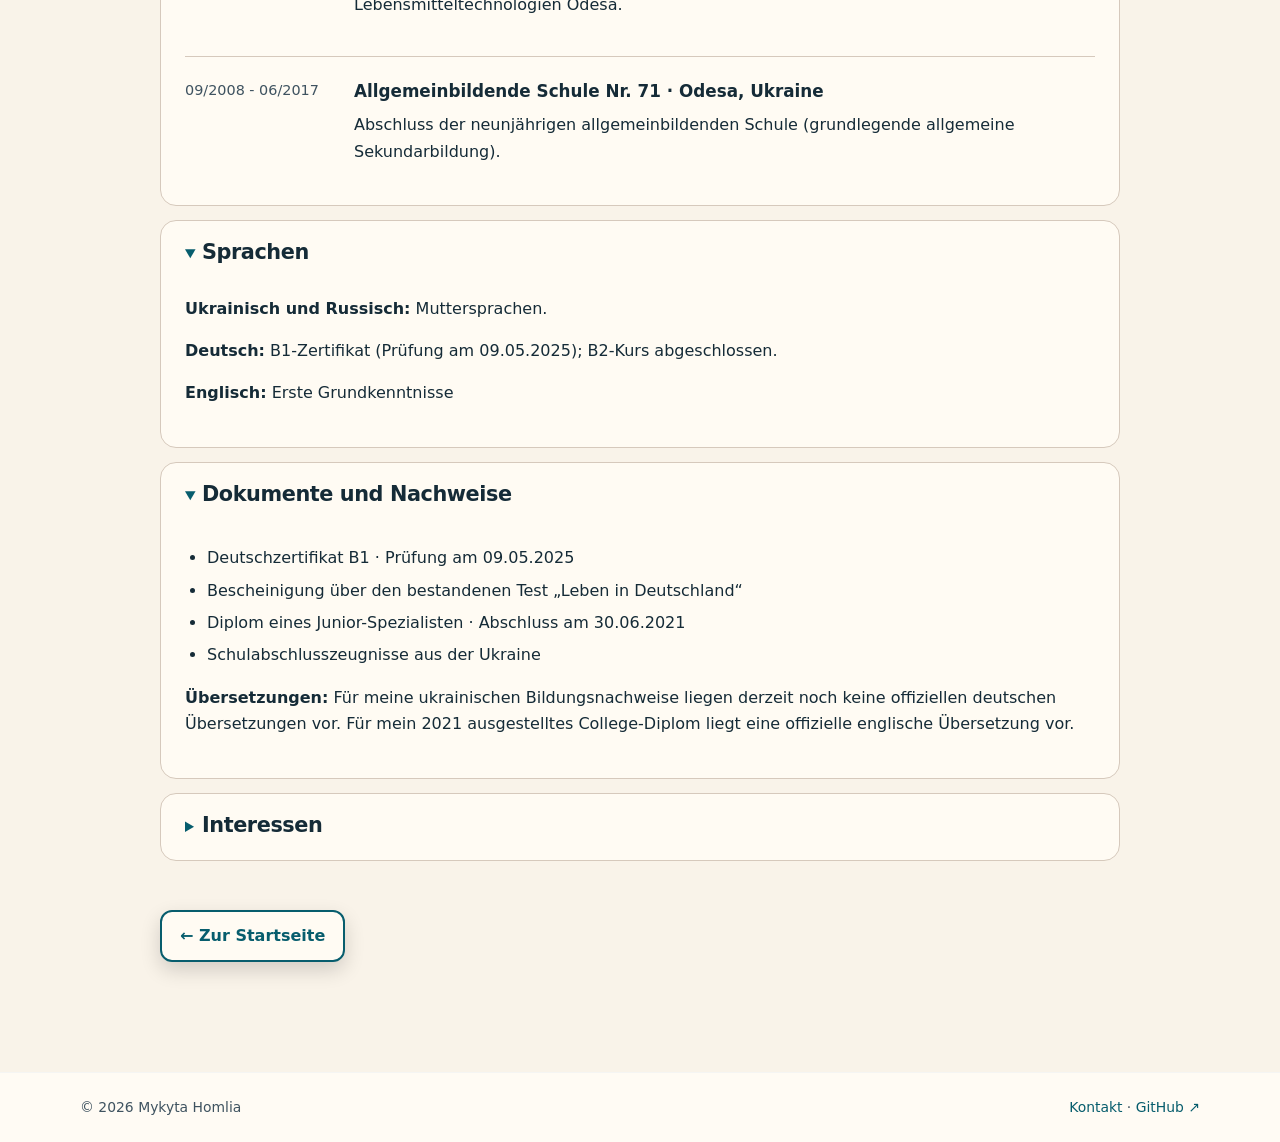
<file: ueber-mich.html>
<!DOCTYPE html>
<html lang="de">

<head>
  <meta charset="UTF-8">
  <meta name="viewport" content="width=device-width, initial-scale=1.0">
  <meta name="description"
    content="Erfahre mehr über Mykyta Homlia, seinen Hintergrund, seine Kenntnisse sowie seinen Lebenslauf und ausgewählte Dokumente.">
  <meta name="author" content="Mykyta Homlia">
  <meta name="theme-color" content="#0b1020">
  <link rel="canonical" href="https://homlia4472-lab.github.io/ueber-mich.html">
  <link rel="alternate" hreflang="de" href="https://homlia4472-lab.github.io/ueber-mich.html">
  <link rel="alternate" hreflang="en" href="https://homlia4472-lab.github.io/en/ueber-mich.html">
  <link rel="alternate" hreflang="uk" href="https://homlia4472-lab.github.io/uk/ueber-mich.html">
  <link rel="alternate" hreflang="x-default" href="https://homlia4472-lab.github.io/ueber-mich.html">
  <link rel="icon" type="image/png" sizes="256x256" href="./assets/fox-logo.png">
  <meta property="og:type" content="website">
  <meta property="og:locale" content="de_DE">
  <meta property="og:site_name" content="Mykyta Homlia">
  <meta property="og:title" content="Über mich · Mykyta Homlia">
  <meta property="og:description"
    content="Erfahre mehr über Mykyta Homlia, seinen Hintergrund, seine Kenntnisse sowie seinen Lebenslauf und ausgewählte Dokumente.">
  <meta property="og:url" content="https://homlia4472-lab.github.io/ueber-mich.html">
  <meta property="og:image" content="https://homlia4472-lab.github.io/assets/fox-logo.png">
  <meta property="og:image:width" content="256">
  <meta property="og:image:height" content="256">
  <meta property="og:image:alt" content="Mykyta Homlia – persönlicher Hub mit Fuchslogo">
  <meta name="twitter:card" content="summary">
  <meta property="og:image:type" content="image/png">
  <meta name="twitter:title" content="Über mich · Mykyta Homlia">
  <meta name="twitter:description"
    content="Erfahre mehr über Mykyta Homlia, seinen Hintergrund, seine Kenntnisse sowie seinen Lebenslauf und ausgewählte Dokumente.">
  <meta name="twitter:image" content="https://homlia4472-lab.github.io/assets/fox-logo.png">
  <meta name="twitter:image:alt" content="Mykyta Homlia – persönlicher Hub mit Fuchslogo">
  <title>Über mich · Mykyta Homlia</title>
  <script>try { document.documentElement.dataset.theme = localStorage.getItem('homlia-theme') || (matchMedia('(prefers-color-scheme: light)').matches ? 'light' : 'dark') } catch (e) { document.documentElement.dataset.theme = 'dark' }</script>
  <link rel="stylesheet" href="./styles.css">
  <script src="./theme.js" defer></script>
  <link rel="stylesheet" href="./resume.css">
  <script src="./resume.js" defer></script>
</head>

<body>
  <header class="site-header">
    <div class="wrap header-inner">
      <a class="brand" href="./index.html" aria-label="Mykyta Homlia, Startseite"><img class="brand-logo"
          src="./assets/fox-logo.png" width="44" height="44" alt=""><span>Mykyta Homlia</span></a>
      <nav class="main-nav" aria-label="Hauptnavigation"><a href="./index.html">Startseite</a><a aria-current="page"
          href="./ueber-mich.html">Über mich</a><a href="./projekte.html">Projekte</a><a
          href="./kontakt.html">Kontakt</a></nav>
      <div class="header-controls">
        <details class="language-menu">
          <summary aria-label="Sprache: Deutsch. Sprache wählen" title="Deutsch – Sprache wählen"><span
              class="language-flag" aria-hidden="true">🇩🇪</span><span class="language-chevron"
              aria-hidden="true">⌄</span></summary>
          <div class="language-options"><a href="./ueber-mich.html" lang="de" aria-current="page"><span
                class="language-flag" aria-hidden="true">🇩🇪</span>Deutsch</a><a href="./en/ueber-mich.html"
              lang="en"><span class="language-flag" aria-hidden="true">🇺🇸</span>English</a><a
              href="./uk/ueber-mich.html" lang="uk"><span class="language-flag"
                aria-hidden="true">🇺🇦</span>Українська</a></div>
        </details><button class="theme-toggle" type="button" aria-label="Farbschema wechseln"></button>
      </div>
    </div>
  </header>

  <main class="wrap inner-page cv-page" id="inhalt">
    <section class="cv-profile" aria-labelledby="cv-name">
      <div class="identity">
        <div>
          <div class="eyebrow">Über mich · Lebenslauf</div>
          <h1 id="cv-name">Mykyta Homlia</h1>
          <p class="subtitle">Interesse an Webentwicklung, Anwendungen und Automatisierung</p>
        </div>
      </div>
      <div class="facts"><span>Wohnort: 50170 Kerpen-Sindorf, NRW</span><span>Ausbildungsziel: Fachinformatiker für
          Anwendungsentwicklung · August/September 2027</span></div>
      <div class="contact"><a href="mailto:homlia4472@gmail.com">homlia4472@gmail.com</a><a
          href="tel:+4915158853571">+49 1515 8853571</a><a href="https://github.com/homlia4472-lab">GitHub</a></div>
      <p class="intro">Ich interessiere mich dafür, wie aus einer Idee eine funktionierende Anwendung entsteht. Aktuell
        vertiefe ich meine Kenntnisse in HTML und CSS und beschäftige mich mit JavaScript und Git. Meine persönliche
        Website nutze ich als Ausgangspunkt für weitere Lernprojekte. Für den Ausbildungsstart im August oder September
        2027 suche ich einen passenden Ausbildungsbetrieb. Gerne möchte ich vorab durch ein Praktikum Einblicke in die
        Softwareentwicklung gewinnen.</p>
    </section>
    <nav class="cv-nav" aria-label="Abschnitte des Lebenslaufs"><a href="#kenntnisse">Kenntnisse</a><a
        href="#projekte">Projekte</a><a href="#erfahrung">Berufserfahrung</a><a href="#bildung">Bildungsweg</a><a
        href="#sprachen">Sprachen</a><a href="#dokumente">Dokumente</a><a href="#interessen">Interessen</a></nav>
    <div class="cv-actions" hidden><button type="button" data-cv-action="expand">Alle Abschnitte öffnen</button> <button
        type="button" data-cv-action="collapse">Alle Abschnitte schließen</button></div>
    <details id="kenntnisse" open>
      <summary>
        <h2>Technische Kenntnisse</h2>
      </summary>
      <div class="body">
        <ul class="tags">
          <li>HTML</li>
          <li>CSS</li>
          <li>JavaScript</li>
          <li>Git / GitHub</li>
          <li>VS Code</li>
        </ul>
        <p><strong>HTML und CSS:</strong> Grundkenntnisse und erste praktische Erfahrungen mit Seitenaufbau und
          Gestaltung.</p>
        <p><strong>JavaScript:</strong> Grundlagen in Arbeit, unter anderem Schleifen und Funktionen.</p>
        <p><strong>Git und GitHub:</strong> erste Erfahrungen mit Versionsverwaltung und Veröffentlichung über GitHub
          Pages.</p>
        <p class="muted">Diese Kenntnisse baue ich derzeit durch praktische Übungen weiter aus.</p>
      </div>
    </details>
    <details id="projekte" open>
      <summary>
        <h2>Projekte</h2>
      </summary>
      <div class="body">
        <div class="item">
          <div class="date">Seit September 2026</div>
          <div>
            <h3>Persönliche Website</h3>
            <p>Mehrsprachiger Hub mit Informationen über mich, Kontaktmöglichkeiten, Sprachwahl sowie hellem und dunklem
              Farbschema.</p>
            <p><strong>Mein Beitrag:</strong> Konzept, Inhalte, Anforderungen an die Bedienung, Prüfung der Darstellung
              und Veröffentlichung. Die technische Umsetzung entstand mit wesentlicher Unterstützung durch KI.</p>
            <p><a href="https://homlia4472-lab.github.io/">Website ansehen</a> · <a
                href="https://github.com/homlia4472-lab/homlia4472-lab.github.io">Quellcode ansehen</a></p><span
              class="muted">Weitere Lernprojekte folgen.</span>
          </div>
        </div>
      </div>
    </details>
    <details id="erfahrung" open>
      <summary>
        <h2>Berufserfahrung</h2>
      </summary>
      <div class="body">
        <div class="item">
          <div class="date">07/2022–02/2023</div>
          <div>
            <h3>Produktionsmitarbeiter</h3>
            <p>Start-up-Unternehmen für Brikettproduktion · Odesa, Ukraine</p>
            <ul>
              <li>Mitarbeit an allen Produktionsstationen in einem kleinen Start-up für Brikettproduktion.</li>
              <li>Unterstützung bei Montagearbeiten und praktischen technischen Problemlösungen unter Anwendung der
                Kenntnisse aus dem Fachcollege.</li>
              <li>Unterstützung bei der Einarbeitung von vier neuen Mitarbeitenden: Arbeitsaufgaben erklären, aktiv nach
                Fragen fragen und als Ansprechperson zur Verfügung stehen.</li>
              <li>Weitergabe von Fragen und Anliegen zwischen neuen Mitarbeitenden und der Betriebsleitung.</li>
            </ul>
          </div>
        </div>
        <div class="item">
          <div class="date">10/2021–03/2022</div>
          <div>
            <h3>Produktions- und Verpackungsmitarbeiter</h3>
            <p>STORCHAK · Odesa, Ukraine</p>
            <p>Vorbereitung und Verschließen von Kartons, Palettierung, Entladung sowie Reinigungsarbeiten im
              Produktionsbereich.</p>
          </div>
        </div>
        <details>
          <summary>Weitere Berufserfahrung</summary>
          <div class="body">
            <p><strong>09.09.–21.09.2026 · Lagertätigkeit über Personalhaus</strong><br>Scannen von Paketen und Zuordnen
              zu Paletten.</p>
            <p><strong>08/2021–09/2021 · Callcenter-Mitarbeiter im Outbound-Vertrieb</strong><br>Telefonische
              Kontaktaufnahme anhand einer vorhandenen Kontaktdatenbank und Vorstellung von Produkten mit dem Ziel des
              Verkaufs.</p>
          </div>
        </details>
      </div>
    </details>
    <details id="bildung" open>
      <summary>
        <h2>Bildungsweg</h2>
      </summary>
      <div class="body">
        <div class="item">
          <div class="date">09/2025 - 04/2026</div>
          <div>
            <h3>Deutschkurs B2 · Euro-Schulen Kerpen</h3>
            <p>Heinrich-Hertz-Straße 11–13, 50170 Kerpen-Sindorf</p>
            <p>Beginn am 08.09.2025; Kurs abgeschlossen. Letzte B2-Prüfung am 07.08.2026; bisher kein B2-Zertifikat.</p>
          </div>
        </div>
        <div class="item">
          <div class="date">09/2024 - 05/2025</div>
          <div>
            <h3>Deutschkurs A1 bis B1 · Euro-Schulen Kerpen</h3>
            <p>Beginn am 09.09.2024; B1-Prüfung am 09.05.2025 bestanden.</p>
          </div>
        </div>
        <div class="item">
          <div class="date">09/2021–12/2022</div>
          <div>
            <h3>Technisches Studium · Odesa, Ukraine</h3>
            <p>Studium im Bereich Maschinenbau ohne Abschluss; akademische Beurlaubung ab Dezember 2022.</p>
            <p>Nationale Akademie für Lebensmitteltechnologien Odesa (heute Nationale Technologische Universität Odesa).
            </p>
          </div>
        </div>
        <div class="item">
          <div class="date">09/2017 - 06/2021</div>
          <div>
            <h3>Mechanisch-technologisches Fachcollege · Odesa</h3>
            <p><strong>Abschluss: Diplom eines Junior-Spezialisten · 30.06.2021</strong><br>Fachrichtung:
              Maschinenbau.<br>Einrichtung: Mechanisch-technologisches Fachcollege der Nationalen Akademie für
              Lebensmitteltechnologien Odesa (eigenständige Struktureinheit).</p>
            <p class="muted">Die deutschen Bezeichnungen sind beschreibende Übersetzungen der ukrainischen
              Bildungsabschlüsse und Einrichtungen.</p>
            <p><strong>Vollständige allgemeine Sekundarbildung · 30.06.2019</strong><br>Erworben am
              Mechanisch-technologischen College der Nationalen Akademie für Lebensmitteltechnologien Odesa.</p>
          </div>
        </div>
        <div class="item">
          <div class="date">09/2008 - 06/2017</div>
          <div>
            <h3>Allgemeinbildende Schule Nr. 71 · Odesa, Ukraine</h3>
            <p>Abschluss der neunjährigen allgemeinbildenden Schule (grundlegende allgemeine Sekundarbildung).</p>
          </div>
        </div>
      </div>
    </details>
    <details id="sprachen" open>
      <summary>
        <h2>Sprachen</h2>
      </summary>
      <div class="body">
        <p><strong>Ukrainisch und Russisch:</strong> Muttersprachen.</p>
        <p><strong>Deutsch:</strong> B1-Zertifikat (Prüfung am 09.05.2025); B2-Kurs abgeschlossen.</p>
        <p><strong>Englisch:</strong> Erste Grundkenntnisse</p>
      </div>
    </details>
    <details id="dokumente" open>
      <summary>
        <h2>Dokumente und Nachweise</h2>
      </summary>
      <div class="body">
        <ul>
          <li>Deutschzertifikat B1 · Prüfung am 09.05.2025</li>
          <li>Bescheinigung über den bestandenen Test „Leben in Deutschland“</li>
          <li>Diplom eines Junior-Spezialisten · Abschluss am 30.06.2021</li>
          <li>Schulabschlusszeugnisse aus der Ukraine</li>
        </ul>
        <p><strong>Übersetzungen:</strong> Für meine ukrainischen Bildungsnachweise liegen derzeit noch keine
          offiziellen deutschen Übersetzungen vor. Für mein 2021 ausgestelltes College-Diplom liegt eine offizielle
          englische Übersetzung vor.</p>
      </div>
    </details>
    <details id="interessen">
      <summary>
        <h2>Interessen</h2>
      </summary>
      <div class="body">
        <p>Webentwicklung, Sprachenlernen und Bouldern. In meiner Freizeit lese ich gerne, höre Hörbücher und Podcasts
          und schaue Serien sowie Videos auf YouTube.</p>
      </div>
    </details>
    <a class="back-link" href="./index.html">← Zur Startseite</a>
  </main>

  <footer class="site-footer">
    <div class="wrap footer-inner"><span>© 2026 Mykyta Homlia</span><span><a href="./kontakt.html">Kontakt</a> · <a
          href="https://github.com/homlia4472-lab">GitHub <span aria-hidden="true">↗</span></a></span></div>
  </footer>
</body>

</html>
</file>
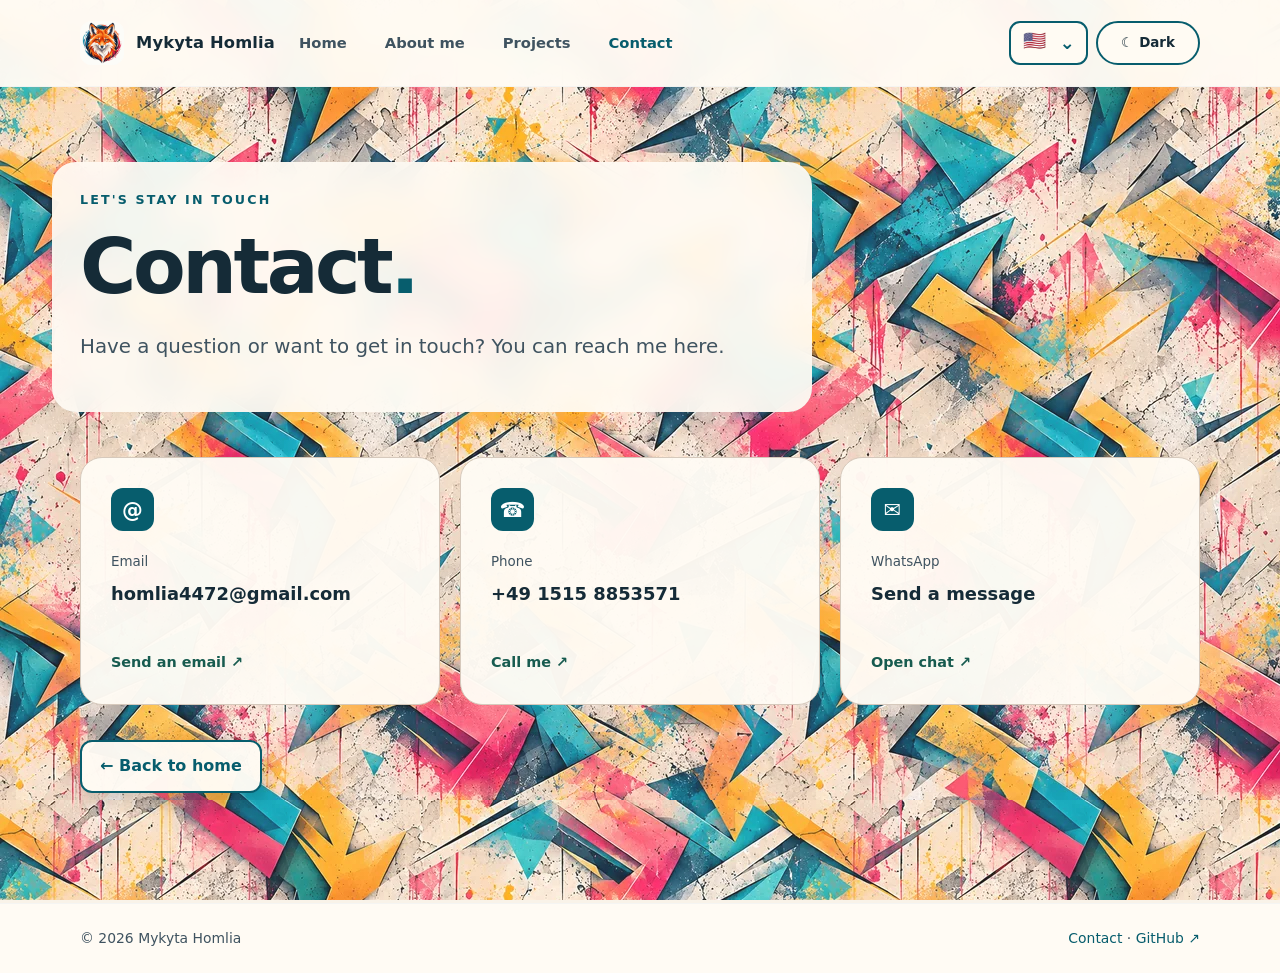
<file: en/kontakt.html>
<!DOCTYPE html>
<html lang="en">

<head>
  <meta charset="UTF-8">
  <meta name="viewport" content="width=device-width, initial-scale=1.0">
  <meta name="description" content="Contact Mykyta Homlia by email, phone or WhatsApp.">
  <meta name="author" content="Mykyta Homlia">
  <meta name="theme-color" content="#0b1020">
  <link rel="canonical" href="https://homlia4472-lab.github.io/en/kontakt.html">
  <link rel="alternate" hreflang="uk" href="https://homlia4472-lab.github.io/uk/kontakt.html">
  <link rel="alternate" hreflang="en" href="https://homlia4472-lab.github.io/en/kontakt.html">
  <link rel="alternate" hreflang="de" href="https://homlia4472-lab.github.io/kontakt.html">
  <link rel="alternate" hreflang="x-default" href="https://homlia4472-lab.github.io/kontakt.html">
  <link rel="icon" type="image/png" sizes="256x256" href="../assets/fox-logo.png">
  <meta property="og:type" content="website">
  <meta property="og:locale" content="en_GB">
  <meta property="og:site_name" content="Mykyta Homlia">
  <meta property="og:title" content="Contact · Mykyta Homlia">
  <meta property="og:description" content="Contact Mykyta Homlia by email, phone or WhatsApp.">
  <meta property="og:url" content="https://homlia4472-lab.github.io/en/kontakt.html">
  <meta property="og:image" content="https://homlia4472-lab.github.io/assets/fox-logo.png">
  <meta property="og:image:width" content="256">
  <meta property="og:image:height" content="256">
  <meta property="og:image:alt" content="Mykyta Homlia – personal hub with fox logo">
  <meta name="twitter:card" content="summary">
  <meta property="og:image:type" content="image/png">
  <meta name="twitter:title" content="Contact · Mykyta Homlia">
  <meta name="twitter:description" content="Contact Mykyta Homlia by email, phone or WhatsApp.">
  <meta name="twitter:image" content="https://homlia4472-lab.github.io/assets/fox-logo.png">
  <meta name="twitter:image:alt" content="Mykyta Homlia – personal hub with fox logo">
  <title>Contact · Mykyta Homlia</title>
  <script>try { document.documentElement.dataset.theme = localStorage.getItem('homlia-theme') || (matchMedia('(prefers-color-scheme: light)').matches ? 'light' : 'dark') } catch (e) { document.documentElement.dataset.theme = 'dark' }</script>
  <link rel="stylesheet" href="../styles.css">
  <script src="../theme.js" defer></script>
</head>

<body>
  <header class="site-header">
    <div class="wrap header-inner">
      <a class="brand" href="./index.html" aria-label="Mykyta Homlia, home"><img class="brand-logo"
          src="../assets/fox-logo.png" width="44" height="44" alt=""><span>Mykyta Homlia</span></a>
      <nav class="main-nav" aria-label="Main navigation"><a href="./index.html">Home</a><a
          href="./ueber-mich.html">About me</a><a href="./projekte.html">Projects</a><a aria-current="page"
          href="./kontakt.html">Contact</a></nav>
      <div class="header-controls">
        <details class="language-menu">
          <summary aria-label="Language: English. Choose language" title="English – choose language"><span
              class="language-flag" aria-hidden="true">🇺🇸</span><span class="language-chevron"
              aria-hidden="true">⌄</span></summary>
          <div class="language-options"><a href="../kontakt.html" lang="de"><span class="language-flag"
                aria-hidden="true">🇩🇪</span>Deutsch</a><a href="./kontakt.html" lang="en" aria-current="page"><span
                class="language-flag" aria-hidden="true">🇺🇸</span>English</a><a href="../uk/kontakt.html"
              lang="uk"><span class="language-flag" aria-hidden="true">🇺🇦</span>Українська</a></div>
        </details><button class="theme-toggle" type="button" aria-label="Switch color theme"></button>
      </div>
    </div>
  </header>

  <main class="wrap inner-page" id="inhalt">
    <div class="page-intro">
      <p class="eyebrow">Let's stay in touch</p>
      <h1>Contact<span class="accent">.</span>
      </h1>
      <p class="lead">Have a question or want to get in touch? You can reach me here.</p>
    </div>
    <div class="contact-grid">
      <a class="contact-card" href="mailto:homlia4472@gmail.com"><span class="contact-icon"
          aria-hidden="true">@</span><span class="contact-label">Email</span><strong>homlia4472@gmail.com</strong><span
          class="contact-action">Send an email ↗</span></a>
      <a class="contact-card" href="tel:+4915158853571"><span class="contact-icon" aria-hidden="true">☎</span><span
          class="contact-label">Phone</span><strong>+49 1515 8853571</strong><span class="contact-action">Call me
          ↗</span></a>
      <a class="contact-card" href="https://wa.me/4915158853571"><span class="contact-icon"
          aria-hidden="true">✉</span><span class="contact-label">WhatsApp</span><strong>Send a message</strong><span
          class="contact-action">Open chat ↗</span></a>
    </div>
    <a class="back-link" href="./index.html">← Back to home</a>
  </main>

  <footer class="site-footer">
    <div class="wrap footer-inner">
      <span>© 2026 Mykyta Homlia</span><span><a href="./kontakt.html">Contact</a> · <a
          href="https://github.com/homlia4472-lab">GitHub <span aria-hidden="true">↗</span></a></span>
    </div>
  </footer>
</body>

</html>
</file>
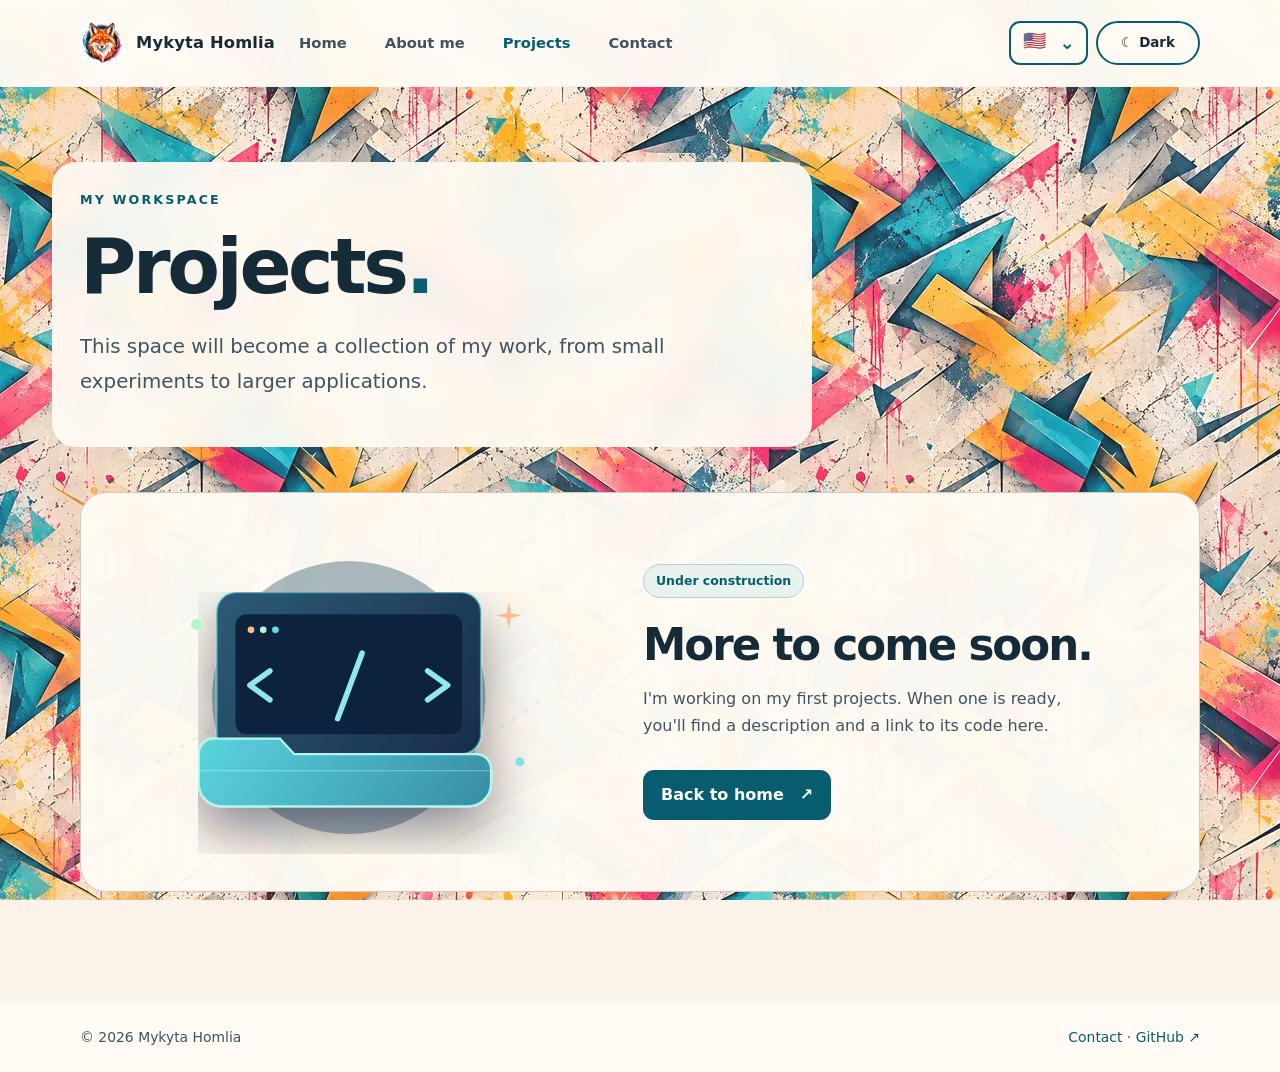
<file: en/projekte.html>
<!DOCTYPE html>
<html lang="en">

<head>
  <meta charset="UTF-8">
  <meta name="viewport" content="width=device-width, initial-scale=1.0">
  <meta name="description"
    content="Explore Mykyta Homlia's projects. Web projects and other applications will appear here.">
  <meta name="author" content="Mykyta Homlia">
  <meta name="theme-color" content="#0b1020">
  <link rel="canonical" href="https://homlia4472-lab.github.io/en/projekte.html">
  <link rel="alternate" hreflang="uk" href="https://homlia4472-lab.github.io/uk/projekte.html">
  <link rel="alternate" hreflang="en" href="https://homlia4472-lab.github.io/en/projekte.html">
  <link rel="alternate" hreflang="de" href="https://homlia4472-lab.github.io/projekte.html">
  <link rel="alternate" hreflang="x-default" href="https://homlia4472-lab.github.io/projekte.html">
  <link rel="icon" type="image/png" sizes="256x256" href="../assets/fox-logo.png">
  <meta property="og:type" content="website">
  <meta property="og:locale" content="en_GB">
  <meta property="og:site_name" content="Mykyta Homlia">
  <meta property="og:title" content="Projects · Mykyta Homlia">
  <meta property="og:description"
    content="Explore Mykyta Homlia's projects. Web projects and other applications will appear here.">
  <meta property="og:url" content="https://homlia4472-lab.github.io/en/projekte.html">
  <meta property="og:image" content="https://homlia4472-lab.github.io/assets/fox-logo.png">
  <meta property="og:image:width" content="256">
  <meta property="og:image:height" content="256">
  <meta property="og:image:alt" content="Mykyta Homlia – personal hub with fox logo">
  <meta name="twitter:card" content="summary">
  <meta property="og:image:type" content="image/png">
  <meta name="twitter:title" content="Projects · Mykyta Homlia">
  <meta name="twitter:description"
    content="Explore Mykyta Homlia's projects. Web projects and other applications will appear here.">
  <meta name="twitter:image" content="https://homlia4472-lab.github.io/assets/fox-logo.png">
  <meta name="twitter:image:alt" content="Mykyta Homlia – personal hub with fox logo">
  <title>Projects · Mykyta Homlia</title>
  <script>try { document.documentElement.dataset.theme = localStorage.getItem('homlia-theme') || (matchMedia('(prefers-color-scheme: light)').matches ? 'light' : 'dark') } catch (e) { document.documentElement.dataset.theme = 'dark' }</script>
  <link rel="stylesheet" href="../styles.css">
  <script src="../theme.js" defer></script>
</head>

<body>
  <header class="site-header">
    <div class="wrap header-inner">
      <a class="brand" href="./index.html" aria-label="Mykyta Homlia, home"><img class="brand-logo"
          src="../assets/fox-logo.png" width="44" height="44" alt=""><span>Mykyta Homlia</span></a>
      <nav class="main-nav" aria-label="Main navigation"><a href="./index.html">Home</a><a
          href="./ueber-mich.html">About me</a><a aria-current="page" href="./projekte.html">Projects</a><a
          href="./kontakt.html">Contact</a></nav>
      <div class="header-controls">
        <details class="language-menu">
          <summary aria-label="Language: English. Choose language" title="English – choose language"><span
              class="language-flag" aria-hidden="true">🇺🇸</span><span class="language-chevron"
              aria-hidden="true">⌄</span></summary>
          <div class="language-options"><a href="../projekte.html" lang="de"><span class="language-flag"
                aria-hidden="true">🇩🇪</span>Deutsch</a><a href="./projekte.html" lang="en" aria-current="page"><span
                class="language-flag" aria-hidden="true">🇺🇸</span>English</a><a href="../uk/projekte.html"
              lang="uk"><span class="language-flag" aria-hidden="true">🇺🇦</span>Українська</a></div>
        </details><button class="theme-toggle" type="button" aria-label="Switch color theme"></button>
      </div>
    </div>
  </header>

  <main class="wrap inner-page" id="inhalt">
    <div class="page-intro">
      <p class="eyebrow">My workspace</p>
      <h1>Projects<span class="accent">.</span>
      </h1>
      <p class="lead">This space will become a collection of my work, from small experiments to larger applications.</p>
    </div>
    <section class="empty-state" aria-labelledby="empty-title">
      <img src="../assets/projects-illustration.svg" alt="" width="450" height="292">
      <div>
        <span class="soft-label">Under construction</span>
        <h2 id="empty-title">More to come soon.</h2>
        <p>I'm working on my first projects. When one is ready, you'll find a description and a link to its code here.
        </p>
        <a class="button-link" href="./index.html">Back to home <span aria-hidden="true">↗</span></a>
      </div>
    </section>
  </main>

  <footer class="site-footer">
    <div class="wrap footer-inner">
      <span>© 2026 Mykyta Homlia</span><span><a href="./kontakt.html">Contact</a> · <a
          href="https://github.com/homlia4472-lab">GitHub <span aria-hidden="true">↗</span></a></span>
    </div>
  </footer>
</body>

</html>
</file>
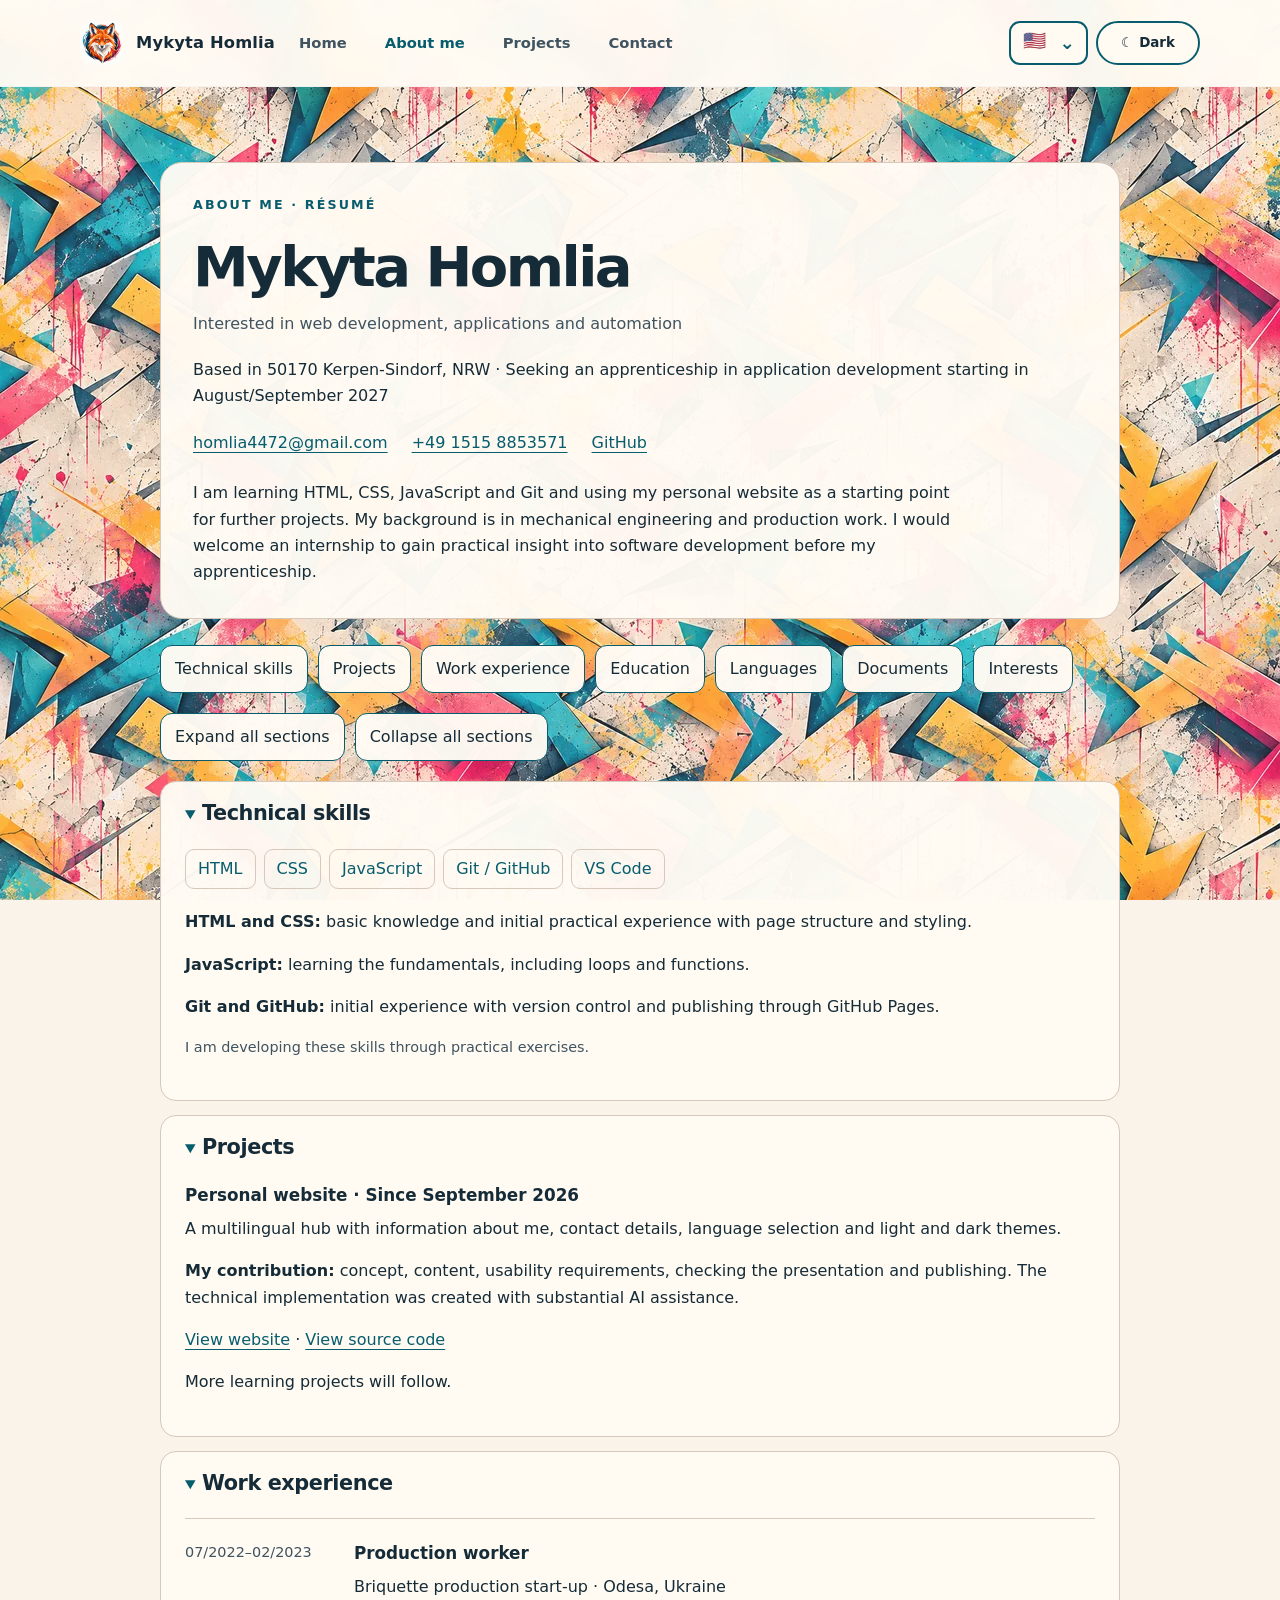
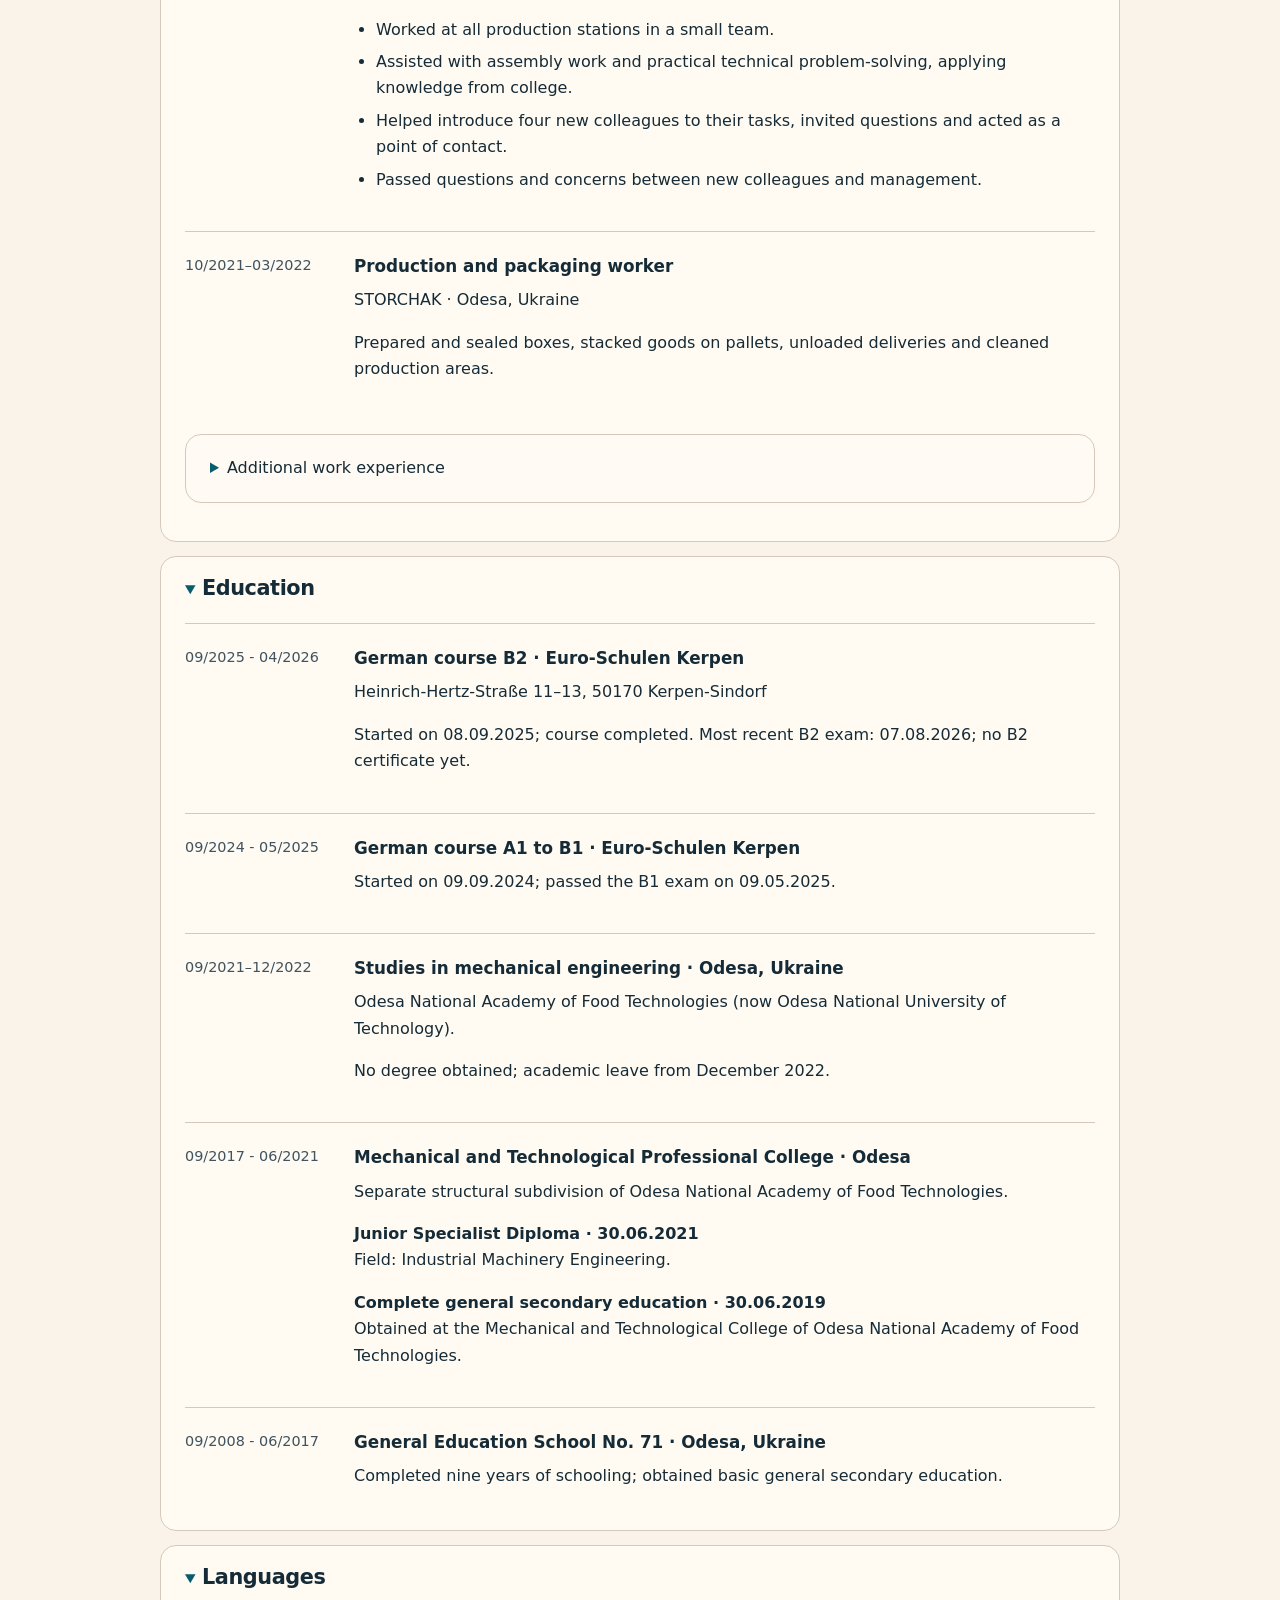
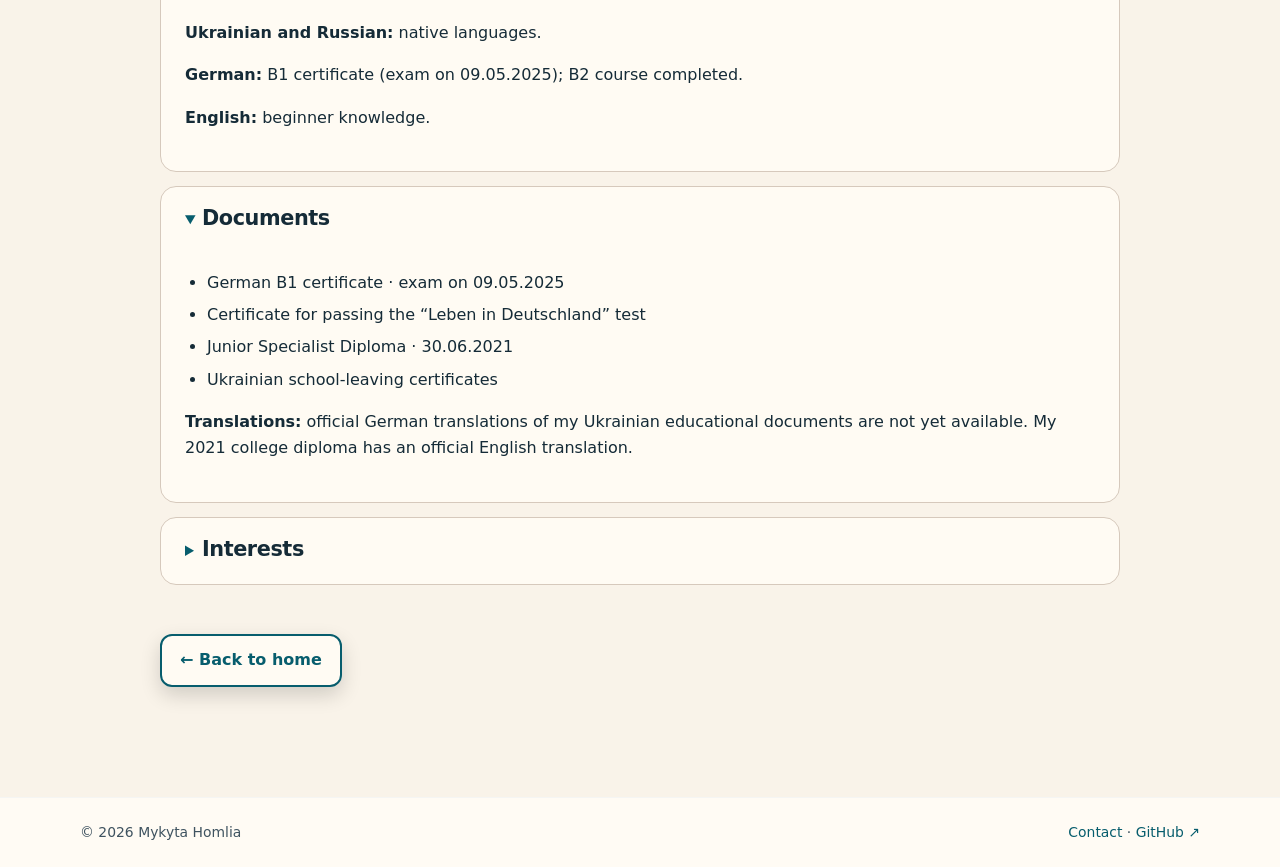
<file: en/ueber-mich.html>
<!DOCTYPE html>
<html lang="en">

<head>
  <meta charset="UTF-8">
  <meta name="viewport" content="width=device-width, initial-scale=1.0">
  <meta name="description" content="Learn about Mykyta Homlia, his background, skills, résumé and selected documents.">
  <meta name="author" content="Mykyta Homlia">
  <meta name="theme-color" content="#0b1020">
  <link rel="canonical" href="https://homlia4472-lab.github.io/en/ueber-mich.html">
  <link rel="alternate" hreflang="uk" href="https://homlia4472-lab.github.io/uk/ueber-mich.html">
  <link rel="alternate" hreflang="en" href="https://homlia4472-lab.github.io/en/ueber-mich.html">
  <link rel="alternate" hreflang="de" href="https://homlia4472-lab.github.io/ueber-mich.html">
  <link rel="alternate" hreflang="x-default" href="https://homlia4472-lab.github.io/ueber-mich.html">
  <link rel="icon" type="image/png" sizes="256x256" href="../assets/fox-logo.png">
  <meta property="og:type" content="website">
  <meta property="og:locale" content="en_GB">
  <meta property="og:site_name" content="Mykyta Homlia">
  <meta property="og:title" content="About me · Mykyta Homlia">
  <meta property="og:description"
    content="Learn about Mykyta Homlia, his background, skills, résumé and selected documents.">
  <meta property="og:url" content="https://homlia4472-lab.github.io/en/ueber-mich.html">
  <meta property="og:image" content="https://homlia4472-lab.github.io/assets/fox-logo.png">
  <meta property="og:image:width" content="256">
  <meta property="og:image:height" content="256">
  <meta property="og:image:alt" content="Mykyta Homlia – personal hub with fox logo">
  <meta name="twitter:card" content="summary">
  <meta property="og:image:type" content="image/png">
  <meta name="twitter:title" content="About me · Mykyta Homlia">
  <meta name="twitter:description"
    content="Learn about Mykyta Homlia, his background, skills, résumé and selected documents.">
  <meta name="twitter:image" content="https://homlia4472-lab.github.io/assets/fox-logo.png">
  <meta name="twitter:image:alt" content="Mykyta Homlia – personal hub with fox logo">
  <title>About me · Mykyta Homlia</title>
  <script>try { document.documentElement.dataset.theme = localStorage.getItem('homlia-theme') || (matchMedia('(prefers-color-scheme: light)').matches ? 'light' : 'dark') } catch (e) { document.documentElement.dataset.theme = 'dark' }</script>
  <link rel="stylesheet" href="../styles.css">
  <script src="../theme.js" defer></script>
  <link rel="stylesheet" href="../resume.css">
  <script src="../resume.js" defer></script>
</head>

<body>
  <header class="site-header">
    <div class="wrap header-inner">
      <a class="brand" href="./index.html" aria-label="Mykyta Homlia, home"><img class="brand-logo"
          src="../assets/fox-logo.png" width="44" height="44" alt=""><span>Mykyta Homlia</span></a>
      <nav class="main-nav" aria-label="Main navigation"><a href="./index.html">Home</a><a aria-current="page"
          href="./ueber-mich.html">About me</a><a href="./projekte.html">Projects</a><a
          href="./kontakt.html">Contact</a></nav>
      <div class="header-controls">
        <details class="language-menu">
          <summary aria-label="Language: English. Choose language" title="English – choose language"><span
              class="language-flag" aria-hidden="true">🇺🇸</span><span class="language-chevron"
              aria-hidden="true">⌄</span></summary>
          <div class="language-options"><a href="../ueber-mich.html" lang="de"><span class="language-flag"
                aria-hidden="true">🇩🇪</span>Deutsch</a><a href="./ueber-mich.html" lang="en" aria-current="page"><span
                class="language-flag" aria-hidden="true">🇺🇸</span>English</a><a href="../uk/ueber-mich.html"
              lang="uk"><span class="language-flag" aria-hidden="true">🇺🇦</span>Українська</a></div>
        </details><button class="theme-toggle" type="button" aria-label="Switch color theme"></button>
      </div>
    </div>
  </header>

  <main class="wrap inner-page cv-page" id="inhalt">
    <section class="cv-profile" aria-labelledby="cv-name">
      <p class="eyebrow">About me · Résumé</p>
      <h1 id="cv-name">Mykyta Homlia</h1>
      <p class="subtitle">Interested in web development, applications and automation</p>
      <div class="facts">Based in 50170 Kerpen-Sindorf, NRW · Seeking an apprenticeship in application development
        starting in August/September 2027</div>
      <div class="contact"><a href="mailto:homlia4472@gmail.com">homlia4472@gmail.com</a><a
          href="tel:+4915158853571">+49 1515 8853571</a><a href="https://github.com/homlia4472-lab">GitHub</a></div>
      <p class="intro">I am learning HTML, CSS, JavaScript and Git and using my personal website as a starting point for
        further projects. My background is in mechanical engineering and production work. I would welcome an internship
        to gain practical insight into software development before my apprenticeship.</p>
    </section>
    <nav class="cv-nav" aria-label="Résumé sections"><a href="#kenntnisse">Technical skills</a><a
        href="#projekte">Projects</a><a href="#erfahrung">Work experience</a><a href="#bildung">Education</a><a
        href="#sprachen">Languages</a><a href="#dokumente">Documents</a><a href="#interessen">Interests</a></nav>
    <div class="cv-actions" hidden><button type="button" data-cv-action="expand">Expand all sections</button><button
        type="button" data-cv-action="collapse">Collapse all sections</button></div>
    <details id="kenntnisse" open>
      <summary>
        <h2>Technical skills</h2>
      </summary>
      <div class="body">
        <ul class="tags">
          <li>HTML</li>
          <li>CSS</li>
          <li>JavaScript</li>
          <li>Git / GitHub</li>
          <li>VS Code</li>
        </ul>
        <p><strong>HTML and CSS:</strong> basic knowledge and initial practical experience with page structure and
          styling.</p>
        <p><strong>JavaScript:</strong> learning the fundamentals, including loops and functions.</p>
        <p><strong>Git and GitHub:</strong> initial experience with version control and publishing through GitHub Pages.
        </p>
        <p class="muted">I am developing these skills through practical exercises.</p>
      </div>
    </details>
    <details id="projekte" open>
      <summary>
        <h2>Projects</h2>
      </summary>
      <div class="body">
        <h3>Personal website · Since September 2026</h3>
        <p>A multilingual hub with information about me, contact details, language selection and light and dark themes.
        </p>
        <p><strong>My contribution:</strong> concept, content, usability requirements, checking the presentation and
          publishing. The technical implementation was created with substantial AI assistance.</p>
        <p><a href="./index.html">View website</a> · <a
            href="https://github.com/homlia4472-lab/homlia4472-lab.github.io">View source code</a></p>
        <p>More learning projects will follow.</p>
      </div>
    </details>
    <details id="erfahrung" open>
      <summary>
        <h2>Work experience</h2>
      </summary>
      <div class="body">
        <div class="item">
          <div class="date">07/2022–02/2023</div>
          <div>
            <h3>Production worker</h3>
            <p>Briquette production start-up · Odesa, Ukraine</p>
            <ul>
              <li>Worked at all production stations in a small team.</li>
              <li>Assisted with assembly work and practical technical problem-solving, applying knowledge from college.
              </li>
              <li>Helped introduce four new colleagues to their tasks, invited questions and acted as a point of
                contact.</li>
              <li>Passed questions and concerns between new colleagues and management.</li>
            </ul>
          </div>
        </div>
        <div class="item">
          <div class="date">10/2021–03/2022</div>
          <div>
            <h3>Production and packaging worker</h3>
            <p>STORCHAK · Odesa, Ukraine</p>
            <p>Prepared and sealed boxes, stacked goods on pallets, unloaded deliveries and cleaned production areas.
            </p>
          </div>
        </div>
        <details>
          <summary>Additional work experience</summary>
          <div class="body">
            <h3>09.09.–21.09.2026 · Warehouse work through Personalhaus</h3>
            <p>Scanned parcels and assigned them to pallets.</p>
            <h3>08/2021–09/2021 · Outbound call centre work</h3>
            <p>Called contacts from a database and presented products with the aim of making sales.</p>
          </div>
        </details>
      </div>
    </details>
    <details id="bildung" open>
      <summary>
        <h2>Education</h2>
      </summary>
      <div class="body">
        <div class="item">
          <div class="date">09/2025 - 04/2026</div>
          <div>
            <h3>German course B2 · Euro-Schulen Kerpen</h3>
            <p>Heinrich-Hertz-Straße 11–13, 50170 Kerpen-Sindorf</p>
            <p>Started on 08.09.2025; course completed. Most recent B2 exam: 07.08.2026; no B2 certificate yet.</p>
          </div>
        </div>
        <div class="item">
          <div class="date">09/2024 - 05/2025</div>
          <div>
            <h3>German course A1 to B1 · Euro-Schulen Kerpen</h3>
            <p>Started on 09.09.2024; passed the B1 exam on 09.05.2025.</p>
          </div>
        </div>
        <div class="item">
          <div class="date">09/2021–12/2022</div>
          <div>
            <h3>Studies in mechanical engineering · Odesa, Ukraine</h3>
            <p>Odesa National Academy of Food Technologies (now Odesa National University of Technology).</p>
            <p>No degree obtained; academic leave from December 2022.</p>
          </div>
        </div>
        <div class="item">
          <div class="date">09/2017 - 06/2021</div>
          <div>
            <h3>Mechanical and Technological Professional College · Odesa</h3>
            <p>Separate structural subdivision of Odesa National Academy of Food Technologies.</p>
            <p><strong>Junior Specialist Diploma · 30.06.2021</strong><br>Field: Industrial Machinery Engineering.</p>
            <p><strong>Complete general secondary education · 30.06.2019</strong><br>Obtained at the Mechanical and
              Technological College of Odesa National Academy of Food Technologies.</p>
          </div>
        </div>
        <div class="item">
          <div class="date">09/2008 - 06/2017</div>
          <div>
            <h3>General Education School No. 71 · Odesa, Ukraine</h3>
            <p>Completed nine years of schooling; obtained basic general secondary education.</p>
          </div>
        </div>
      </div>
    </details>
    <details id="sprachen" open>
      <summary>
        <h2>Languages</h2>
      </summary>
      <div class="body">
        <p><strong>Ukrainian and Russian:</strong> native languages.</p>
        <p><strong>German:</strong> B1 certificate (exam on 09.05.2025); B2 course completed.</p>
        <p><strong>English:</strong> beginner knowledge.</p>
      </div>
    </details>
    <details id="dokumente" open>
      <summary>
        <h2>Documents</h2>
      </summary>
      <div class="body">
        <ul>
          <li>German B1 certificate · exam on 09.05.2025</li>
          <li>Certificate for passing the “Leben in Deutschland” test</li>
          <li>Junior Specialist Diploma · 30.06.2021</li>
          <li>Ukrainian school-leaving certificates</li>
        </ul>
        <p><strong>Translations:</strong> official German translations of my Ukrainian educational documents are not yet
          available. My 2021 college diploma has an official English translation.</p>
      </div>
    </details>
    <details id="interessen">
      <summary>
        <h2>Interests</h2>
      </summary>
      <div class="body">
        <p>Web development, language learning and bouldering. In my free time I enjoy reading, listening to audiobooks
          and podcasts, and watching series and YouTube videos.</p>
      </div>
    </details><a class="back-link" href="./index.html">← Back to home</a>
  </main>

  <footer class="site-footer">
    <div class="wrap footer-inner">
      <span>© 2026 Mykyta Homlia</span><span><a href="./kontakt.html">Contact</a> · <a
          href="https://github.com/homlia4472-lab">GitHub <span aria-hidden="true">↗</span></a></span>
    </div>
  </footer>
</body>

</html>
</file>
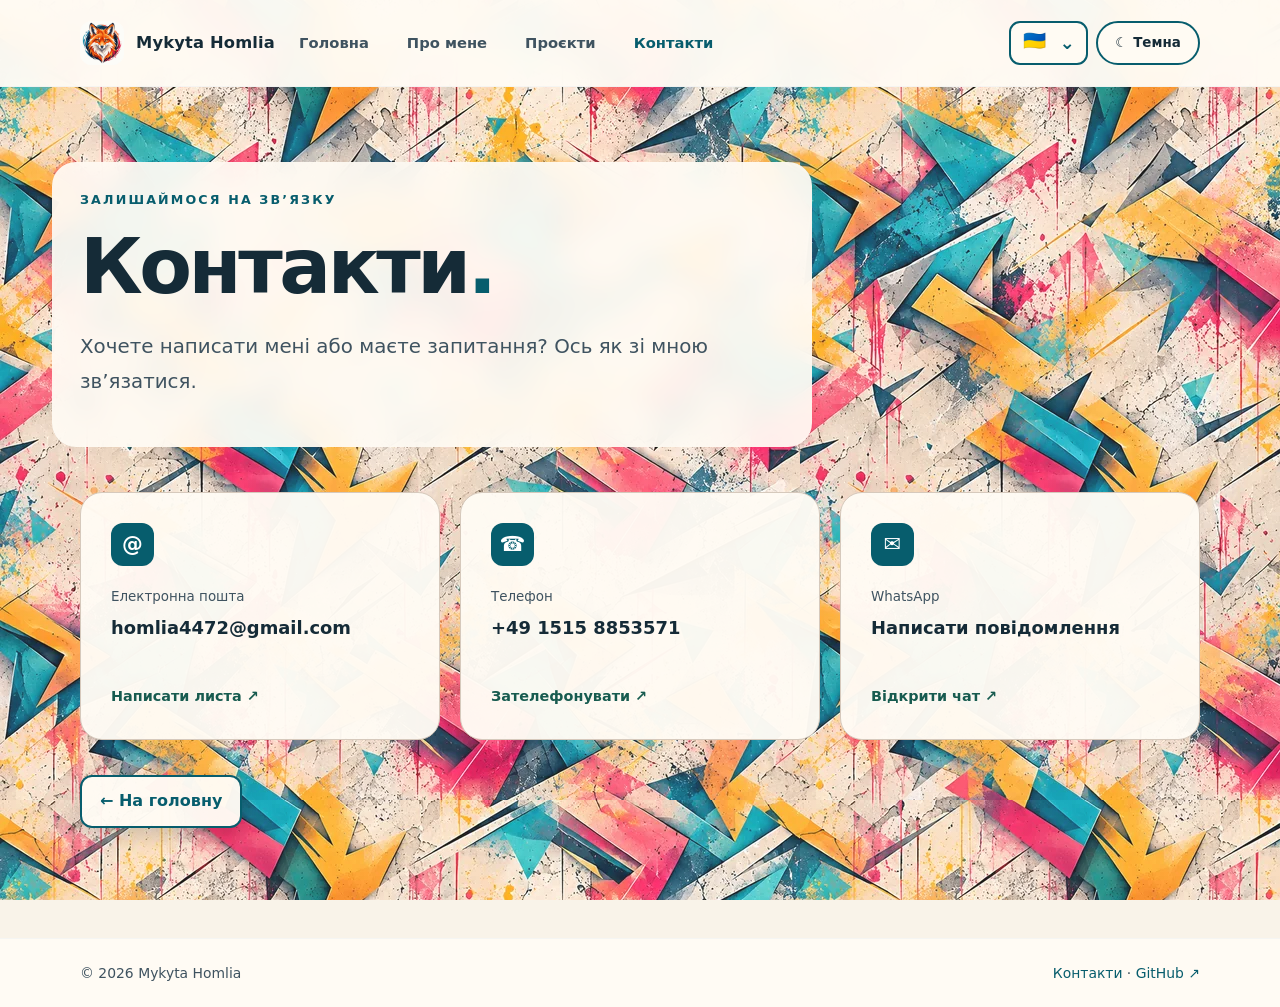
<file: uk/kontakt.html>
<!DOCTYPE html>
<html lang="uk">

<head>
  <meta charset="UTF-8">
  <meta name="viewport" content="width=device-width, initial-scale=1.0">
  <meta name="description" content="Зв’яжіться з Микитою Гомлею електронною поштою, телефоном або через WhatsApp.">
  <meta name="author" content="Mykyta Homlia">
  <meta name="theme-color" content="#0b1020">
  <link rel="canonical" href="https://homlia4472-lab.github.io/uk/kontakt.html">
  <link rel="alternate" hreflang="uk" href="https://homlia4472-lab.github.io/uk/kontakt.html">
  <link rel="alternate" hreflang="en" href="https://homlia4472-lab.github.io/en/kontakt.html">
  <link rel="alternate" hreflang="de" href="https://homlia4472-lab.github.io/kontakt.html">
  <link rel="alternate" hreflang="x-default" href="https://homlia4472-lab.github.io/kontakt.html">
  <link rel="icon" type="image/png" sizes="256x256" href="../assets/fox-logo.png">
  <meta property="og:type" content="website">
  <meta property="og:locale" content="uk_UA">
  <meta property="og:site_name" content="Mykyta Homlia">
  <meta property="og:title" content="Контакти · Микита Гомля">
  <meta property="og:description"
    content="Зв’яжіться з Микитою Гомлею електронною поштою, телефоном або через WhatsApp.">
  <meta property="og:url" content="https://homlia4472-lab.github.io/uk/kontakt.html">
  <meta property="og:image" content="https://homlia4472-lab.github.io/assets/fox-logo.png">
  <meta property="og:image:width" content="256">
  <meta property="og:image:height" content="256">
  <meta property="og:image:alt" content="Микита Гомля — персональний сайт із логотипом лиса">
  <meta name="twitter:card" content="summary">
  <meta property="og:image:type" content="image/png">
  <meta name="twitter:title" content="Контакти · Микита Гомля">
  <meta name="twitter:description"
    content="Зв’яжіться з Микитою Гомлею електронною поштою, телефоном або через WhatsApp.">
  <meta name="twitter:image" content="https://homlia4472-lab.github.io/assets/fox-logo.png">
  <meta name="twitter:image:alt" content="Микита Гомля — персональний сайт із логотипом лиса">
  <title>Контакти · Микита Гомля</title>
  <script>try { document.documentElement.dataset.theme = localStorage.getItem('homlia-theme') || (matchMedia('(prefers-color-scheme: light)').matches ? 'light' : 'dark') } catch (e) { document.documentElement.dataset.theme = 'dark' }</script>
  <link rel="stylesheet" href="../styles.css">
  <script src="../theme.js" defer></script>
</head>

<body>
  <header class="site-header">
    <div class="wrap header-inner">
      <a class="brand" href="./index.html" aria-label="Микита Гомля, головна"><img class="brand-logo"
          src="../assets/fox-logo.png" width="44" height="44" alt=""><span>Mykyta Homlia</span></a>
      <nav class="main-nav" aria-label="Головна навігація"><a href="./index.html">Головна</a><a
          href="./ueber-mich.html">Про мене</a><a href="./projekte.html">Проєкти</a><a aria-current="page"
          href="./kontakt.html">Контакти</a></nav>
      <div class="header-controls">
        <details class="language-menu">
          <summary aria-label="Мова: українська. Обрати мову" title="Українська – обрати мову"><span
              class="language-flag" aria-hidden="true">🇺🇦</span><span class="language-chevron"
              aria-hidden="true">⌄</span></summary>
          <div class="language-options"><a href="../kontakt.html" lang="de"><span class="language-flag"
                aria-hidden="true">🇩🇪</span>Deutsch</a><a href="../en/kontakt.html" lang="en"><span
                class="language-flag" aria-hidden="true">🇺🇸</span>English</a><a href="./kontakt.html" lang="uk"
              aria-current="page"><span class="language-flag" aria-hidden="true">🇺🇦</span>Українська</a></div>
        </details><button class="theme-toggle" type="button" aria-label="Змінити кольорову тему"></button>
      </div>
    </div>
  </header>

  <main class="wrap inner-page" id="inhalt">
    <div class="page-intro">
      <p class="eyebrow">Залишаймося на зв’язку</p>
      <h1>Контакти<span class="accent">.</span>
      </h1>
      <p class="lead">Хочете написати мені або маєте запитання? Ось як зі мною зв’язатися.</p>
    </div>
    <div class="contact-grid">
      <a class="contact-card" href="mailto:homlia4472@gmail.com"><span class="contact-icon"
          aria-hidden="true">@</span><span class="contact-label">Електронна
          пошта</span><strong>homlia4472@gmail.com</strong><span class="contact-action">Написати листа ↗</span></a>
      <a class="contact-card" href="tel:+4915158853571"><span class="contact-icon" aria-hidden="true">☎</span><span
          class="contact-label">Телефон</span><strong>+49 1515 8853571</strong><span
          class="contact-action">Зателефонувати ↗</span></a>
      <a class="contact-card" href="https://wa.me/4915158853571"><span class="contact-icon"
          aria-hidden="true">✉</span><span class="contact-label">WhatsApp</span><strong>Написати
          повідомлення</strong><span class="contact-action">Відкрити чат ↗</span></a>
    </div>
    <a class="back-link" href="./index.html">← На головну</a>
  </main>

  <footer class="site-footer">
    <div class="wrap footer-inner">
      <span>© 2026 Mykyta Homlia</span><span><a href="./kontakt.html">Контакти</a> · <a
          href="https://github.com/homlia4472-lab">GitHub <span aria-hidden="true">↗</span></a></span>
    </div>
  </footer>
</body>

</html>
</file>
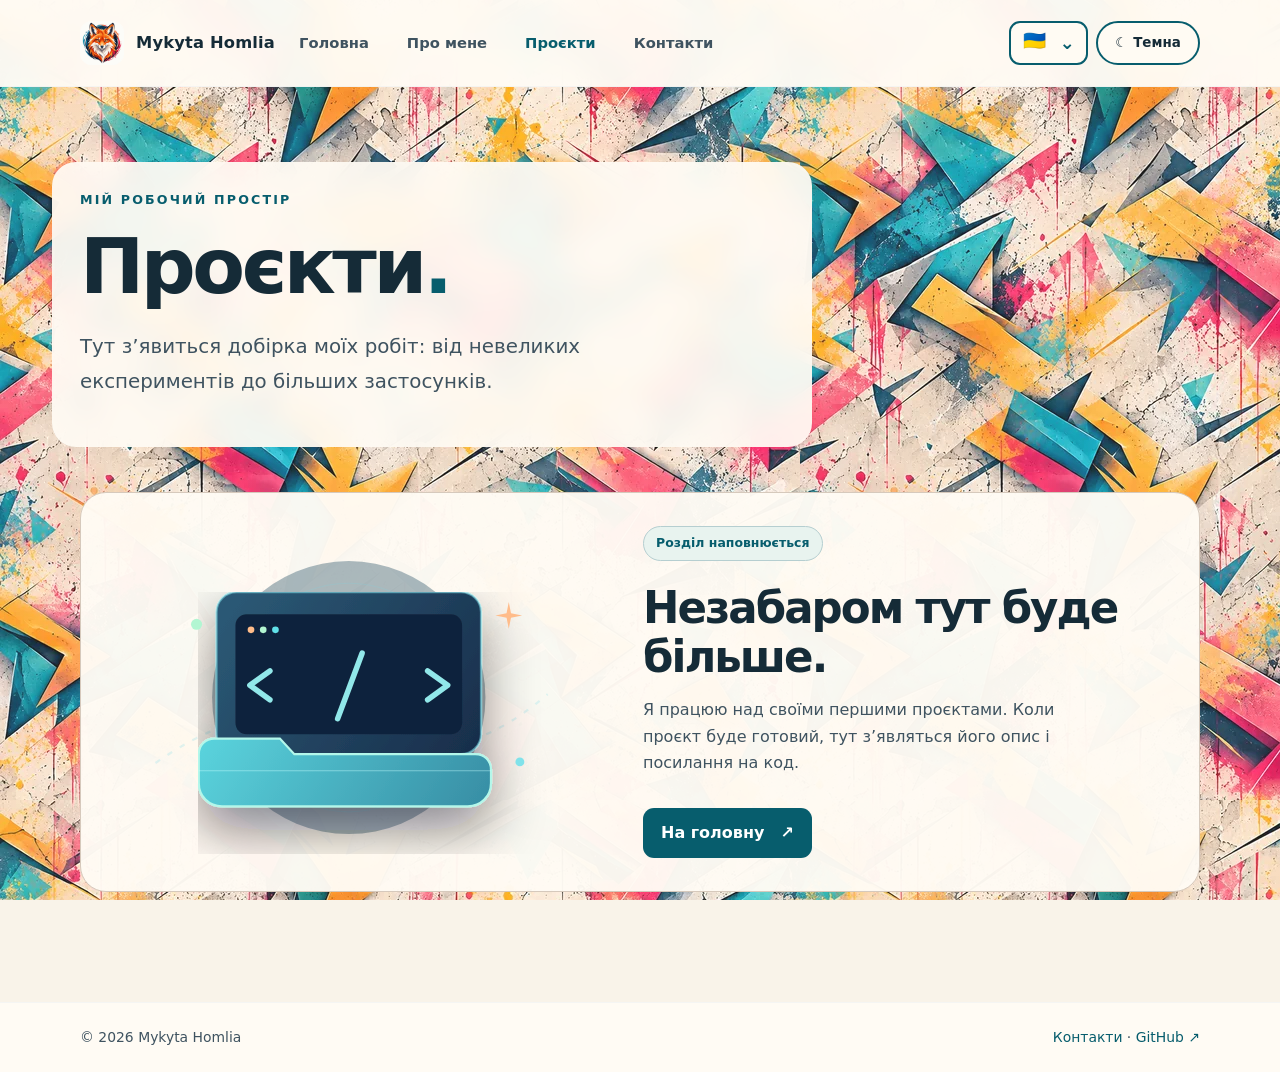
<file: uk/projekte.html>
<!DOCTYPE html>
<html lang="uk">

<head>
  <meta charset="UTF-8">
  <meta name="viewport" content="width=device-width, initial-scale=1.0">
  <meta name="description" content="Проєкти Микити Гомлі: тут з’являться вебпроєкти та інші застосунки.">
  <meta name="author" content="Mykyta Homlia">
  <meta name="theme-color" content="#0b1020">
  <link rel="canonical" href="https://homlia4472-lab.github.io/uk/projekte.html">
  <link rel="alternate" hreflang="uk" href="https://homlia4472-lab.github.io/uk/projekte.html">
  <link rel="alternate" hreflang="en" href="https://homlia4472-lab.github.io/en/projekte.html">
  <link rel="alternate" hreflang="de" href="https://homlia4472-lab.github.io/projekte.html">
  <link rel="alternate" hreflang="x-default" href="https://homlia4472-lab.github.io/projekte.html">
  <link rel="icon" type="image/png" sizes="256x256" href="../assets/fox-logo.png">
  <meta property="og:type" content="website">
  <meta property="og:locale" content="uk_UA">
  <meta property="og:site_name" content="Mykyta Homlia">
  <meta property="og:title" content="Проєкти · Микита Гомля">
  <meta property="og:description" content="Проєкти Микити Гомлі: тут з’являться вебпроєкти та інші застосунки.">
  <meta property="og:url" content="https://homlia4472-lab.github.io/uk/projekte.html">
  <meta property="og:image" content="https://homlia4472-lab.github.io/assets/fox-logo.png">
  <meta property="og:image:width" content="256">
  <meta property="og:image:height" content="256">
  <meta property="og:image:alt" content="Микита Гомля — персональний сайт із логотипом лиса">
  <meta name="twitter:card" content="summary">
  <meta property="og:image:type" content="image/png">
  <meta name="twitter:title" content="Проєкти · Микита Гомля">
  <meta name="twitter:description" content="Проєкти Микити Гомлі: тут з’являться вебпроєкти та інші застосунки.">
  <meta name="twitter:image" content="https://homlia4472-lab.github.io/assets/fox-logo.png">
  <meta name="twitter:image:alt" content="Микита Гомля — персональний сайт із логотипом лиса">
  <title>Проєкти · Микита Гомля</title>
  <script>try { document.documentElement.dataset.theme = localStorage.getItem('homlia-theme') || (matchMedia('(prefers-color-scheme: light)').matches ? 'light' : 'dark') } catch (e) { document.documentElement.dataset.theme = 'dark' }</script>
  <link rel="stylesheet" href="../styles.css">
  <script src="../theme.js" defer></script>
</head>

<body>
  <header class="site-header">
    <div class="wrap header-inner">
      <a class="brand" href="./index.html" aria-label="Микита Гомля, головна"><img class="brand-logo"
          src="../assets/fox-logo.png" width="44" height="44" alt=""><span>Mykyta Homlia</span></a>
      <nav class="main-nav" aria-label="Головна навігація"><a href="./index.html">Головна</a><a
          href="./ueber-mich.html">Про мене</a><a aria-current="page" href="./projekte.html">Проєкти</a><a
          href="./kontakt.html">Контакти</a></nav>
      <div class="header-controls">
        <details class="language-menu">
          <summary aria-label="Мова: українська. Обрати мову" title="Українська – обрати мову"><span
              class="language-flag" aria-hidden="true">🇺🇦</span><span class="language-chevron"
              aria-hidden="true">⌄</span></summary>
          <div class="language-options"><a href="../projekte.html" lang="de"><span class="language-flag"
                aria-hidden="true">🇩🇪</span>Deutsch</a><a href="../en/projekte.html" lang="en"><span
                class="language-flag" aria-hidden="true">🇺🇸</span>English</a><a href="./projekte.html" lang="uk"
              aria-current="page"><span class="language-flag" aria-hidden="true">🇺🇦</span>Українська</a></div>
        </details><button class="theme-toggle" type="button" aria-label="Змінити кольорову тему"></button>
      </div>
    </div>
  </header>

  <main class="wrap inner-page" id="inhalt">
    <div class="page-intro">
      <p class="eyebrow">Мій робочий простір</p>
      <h1>Проєкти<span class="accent">.</span>
      </h1>
      <p class="lead">Тут з’явиться добірка моїх робіт: від невеликих експериментів до більших застосунків.</p>
    </div>
    <section class="empty-state" aria-labelledby="empty-title">
      <img src="../assets/projects-illustration.svg" alt="" width="450" height="292">
      <div>
        <span class="soft-label">Розділ наповнюється</span>
        <h2 id="empty-title">Незабаром тут буде більше.</h2>
        <p>Я працюю над своїми першими проєктами. Коли проєкт буде готовий, тут з’являться його опис і посилання на код.
        </p>
        <a class="button-link" href="./index.html">На головну <span aria-hidden="true">↗</span></a>
      </div>
    </section>
  </main>

  <footer class="site-footer">
    <div class="wrap footer-inner">
      <span>© 2026 Mykyta Homlia</span><span><a href="./kontakt.html">Контакти</a> · <a
          href="https://github.com/homlia4472-lab">GitHub <span aria-hidden="true">↗</span></a></span>
    </div>
  </footer>
</body>

</html>
</file>
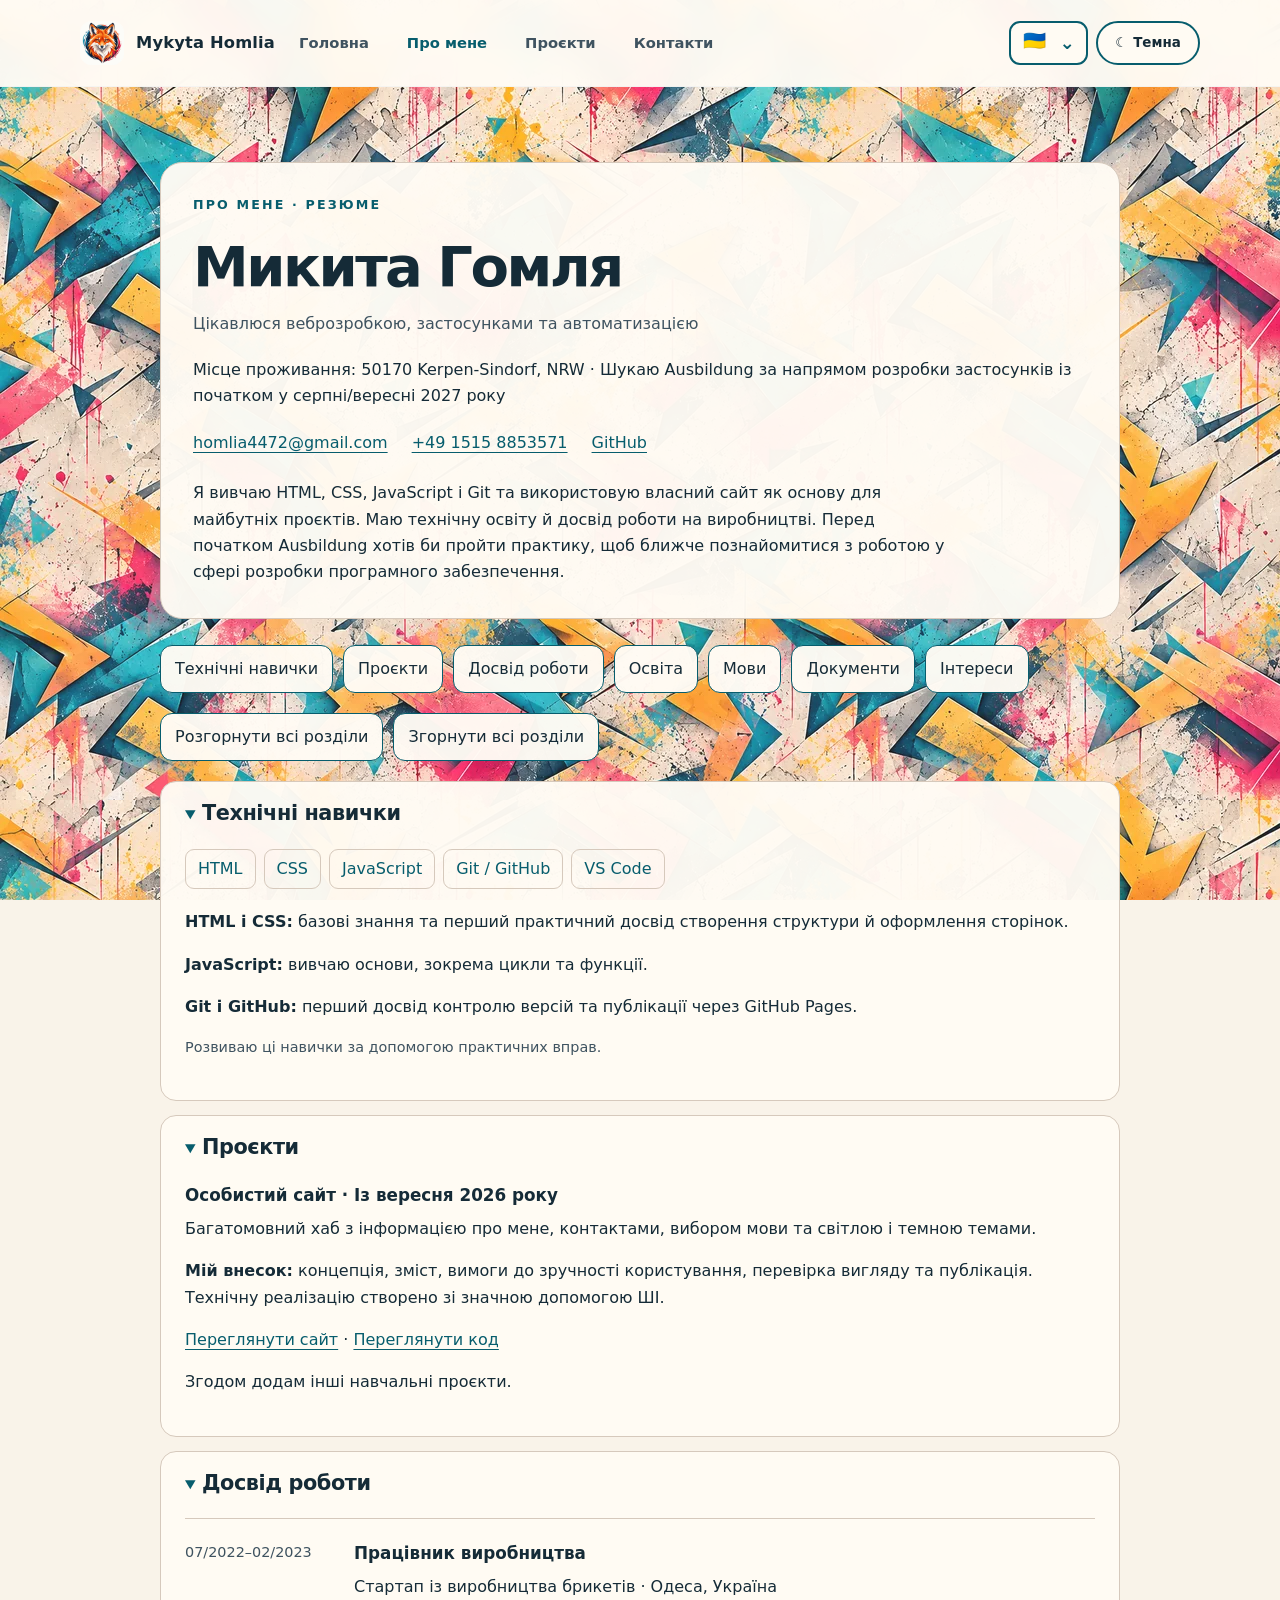
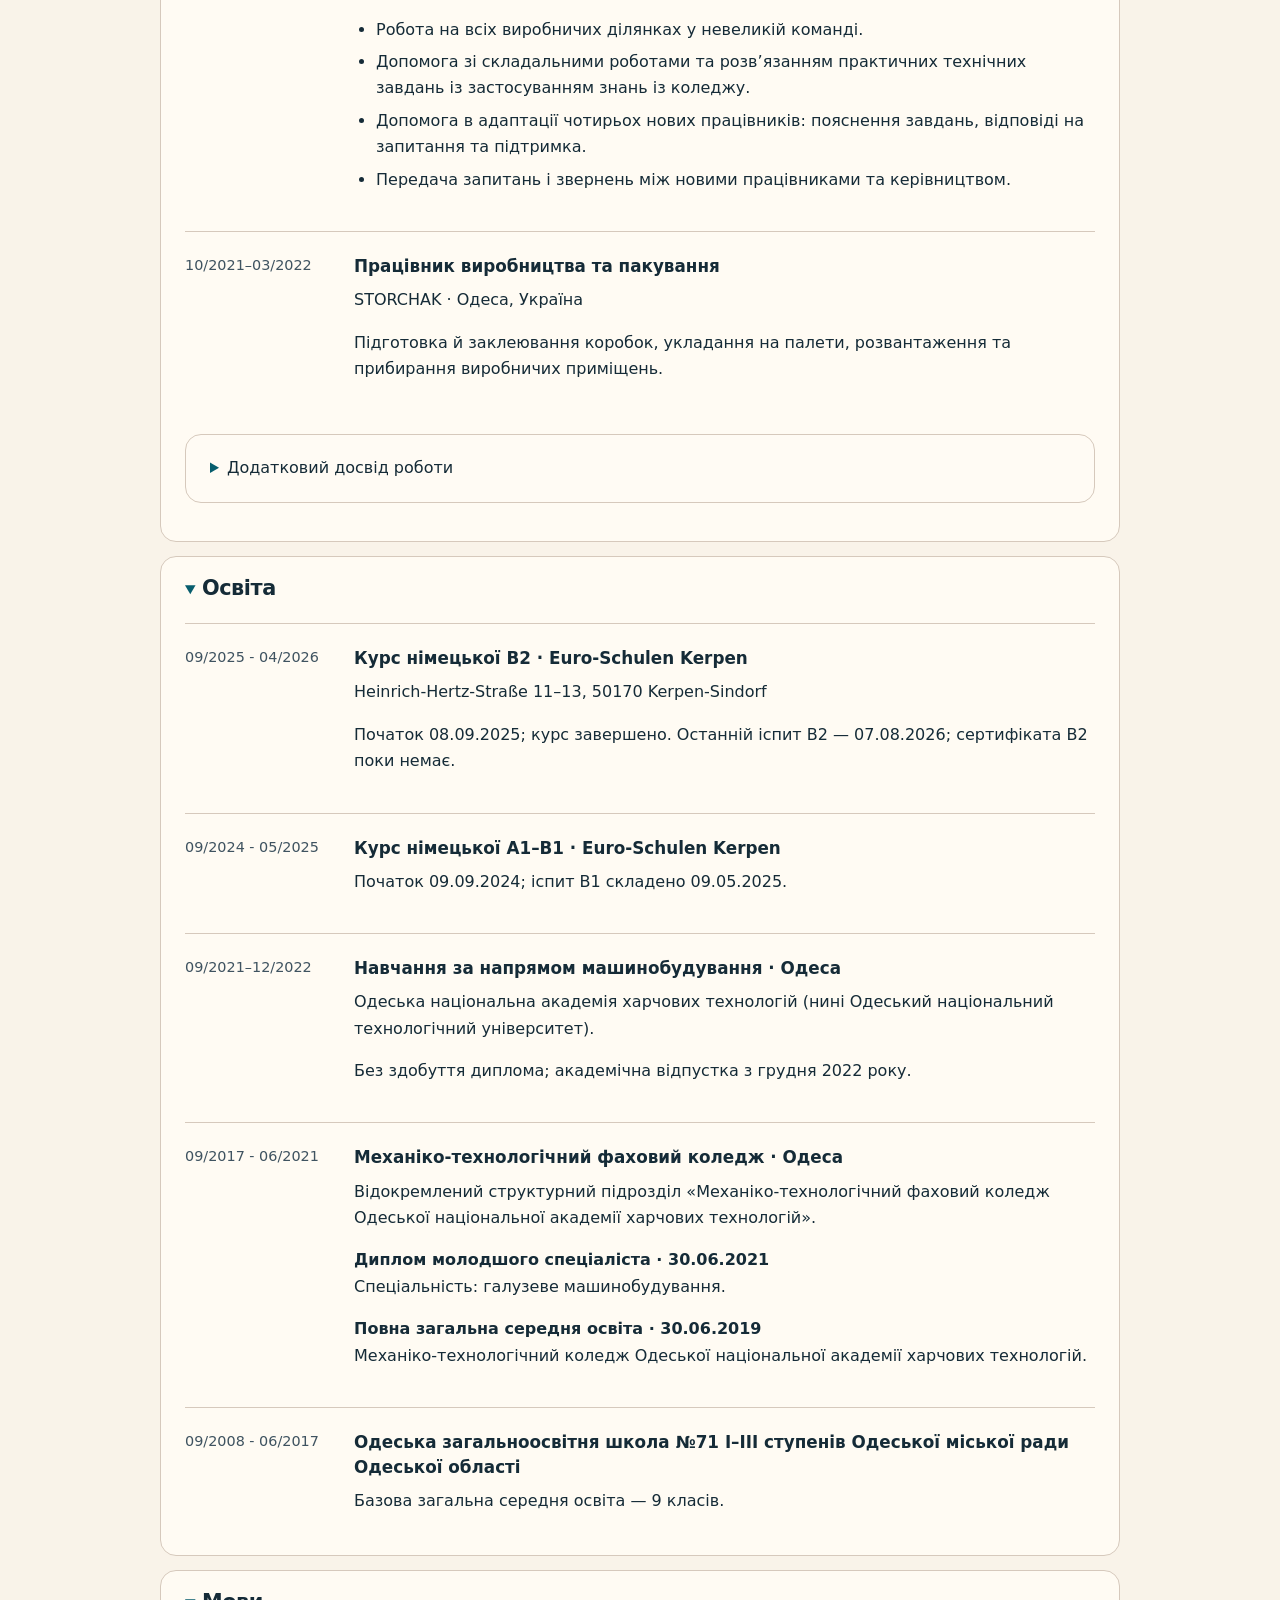
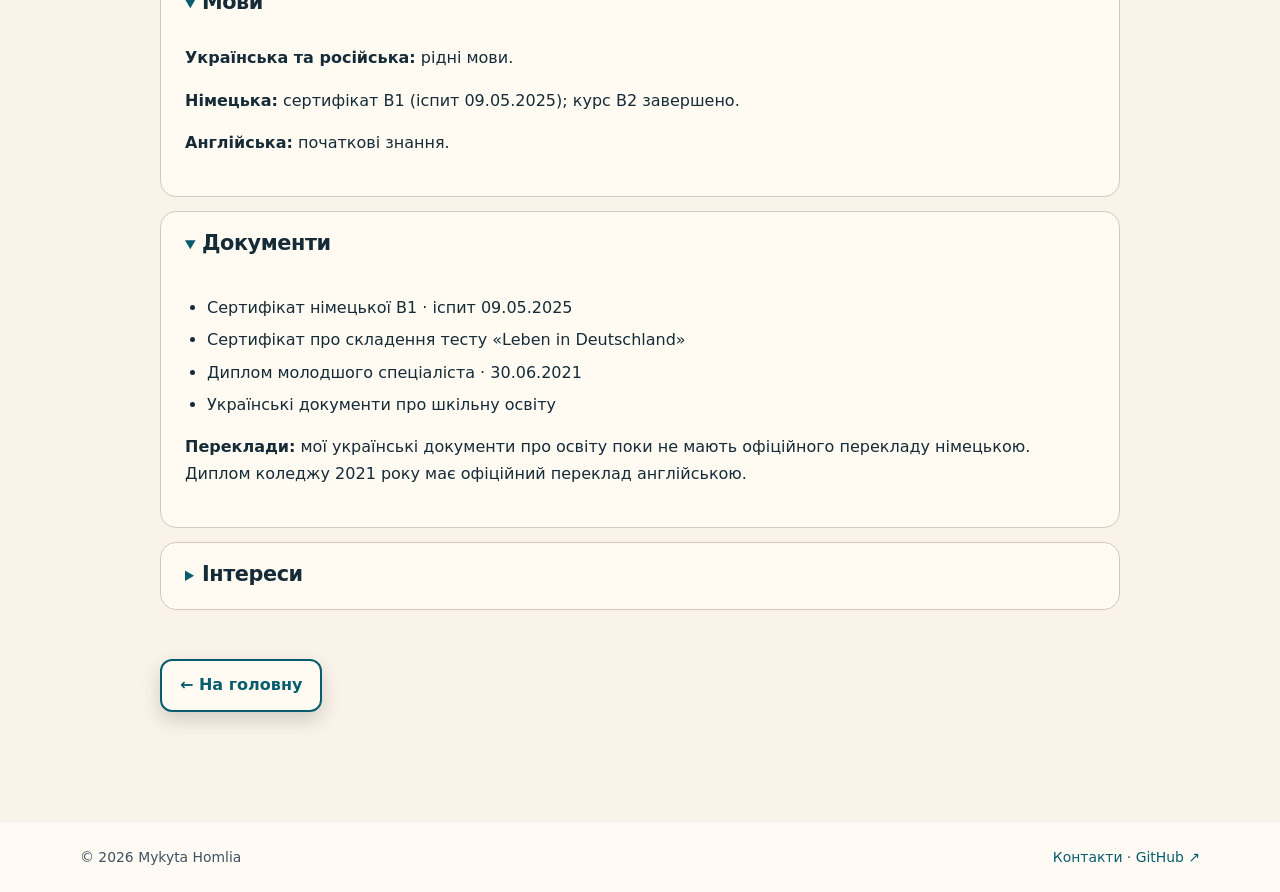
<file: uk/ueber-mich.html>
<!DOCTYPE html>
<html lang="uk">

<head>
  <meta charset="UTF-8">
  <meta name="viewport" content="width=device-width, initial-scale=1.0">
  <meta name="description"
    content="Дізнайтеся більше про Микиту Гомлю, його досвід, навички, резюме та вибрані документи.">
  <meta name="author" content="Mykyta Homlia">
  <meta name="theme-color" content="#0b1020">
  <link rel="canonical" href="https://homlia4472-lab.github.io/uk/ueber-mich.html">
  <link rel="alternate" hreflang="uk" href="https://homlia4472-lab.github.io/uk/ueber-mich.html">
  <link rel="alternate" hreflang="en" href="https://homlia4472-lab.github.io/en/ueber-mich.html">
  <link rel="alternate" hreflang="de" href="https://homlia4472-lab.github.io/ueber-mich.html">
  <link rel="alternate" hreflang="x-default" href="https://homlia4472-lab.github.io/ueber-mich.html">
  <link rel="icon" type="image/png" sizes="256x256" href="../assets/fox-logo.png">
  <meta property="og:type" content="website">
  <meta property="og:locale" content="uk_UA">
  <meta property="og:site_name" content="Mykyta Homlia">
  <meta property="og:title" content="Про мене · Микита Гомля">
  <meta property="og:description"
    content="Дізнайтеся більше про Микиту Гомлю, його досвід, навички, резюме та вибрані документи.">
  <meta property="og:url" content="https://homlia4472-lab.github.io/uk/ueber-mich.html">
  <meta property="og:image" content="https://homlia4472-lab.github.io/assets/fox-logo.png">
  <meta property="og:image:width" content="256">
  <meta property="og:image:height" content="256">
  <meta property="og:image:alt" content="Микита Гомля — персональний сайт із логотипом лиса">
  <meta name="twitter:card" content="summary">
  <meta property="og:image:type" content="image/png">
  <meta name="twitter:title" content="Про мене · Микита Гомля">
  <meta name="twitter:description"
    content="Дізнайтеся більше про Микиту Гомлю, його досвід, навички, резюме та вибрані документи.">
  <meta name="twitter:image" content="https://homlia4472-lab.github.io/assets/fox-logo.png">
  <meta name="twitter:image:alt" content="Микита Гомля — персональний сайт із логотипом лиса">
  <title>Про мене · Микита Гомля</title>
  <script>try { document.documentElement.dataset.theme = localStorage.getItem('homlia-theme') || (matchMedia('(prefers-color-scheme: light)').matches ? 'light' : 'dark') } catch (e) { document.documentElement.dataset.theme = 'dark' }</script>
  <link rel="stylesheet" href="../styles.css">
  <script src="../theme.js" defer></script>
  <link rel="stylesheet" href="../resume.css">
  <script src="../resume.js" defer></script>
</head>

<body>
  <header class="site-header">
    <div class="wrap header-inner">
      <a class="brand" href="./index.html" aria-label="Микита Гомля, головна"><img class="brand-logo"
          src="../assets/fox-logo.png" width="44" height="44" alt=""><span>Mykyta Homlia</span></a>
      <nav class="main-nav" aria-label="Головна навігація"><a href="./index.html">Головна</a><a aria-current="page"
          href="./ueber-mich.html">Про мене</a><a href="./projekte.html">Проєкти</a><a
          href="./kontakt.html">Контакти</a></nav>
      <div class="header-controls">
        <details class="language-menu">
          <summary aria-label="Мова: українська. Обрати мову" title="Українська – обрати мову"><span
              class="language-flag" aria-hidden="true">🇺🇦</span><span class="language-chevron"
              aria-hidden="true">⌄</span></summary>
          <div class="language-options"><a href="../ueber-mich.html" lang="de"><span class="language-flag"
                aria-hidden="true">🇩🇪</span>Deutsch</a><a href="../en/ueber-mich.html" lang="en"><span
                class="language-flag" aria-hidden="true">🇺🇸</span>English</a><a href="./ueber-mich.html" lang="uk"
              aria-current="page"><span class="language-flag" aria-hidden="true">🇺🇦</span>Українська</a></div>
        </details><button class="theme-toggle" type="button" aria-label="Змінити кольорову тему"></button>
      </div>
    </div>
  </header>

  <main class="wrap inner-page cv-page" id="inhalt">
    <section class="cv-profile" aria-labelledby="cv-name">
      <p class="eyebrow">Про мене · Резюме</p>
      <h1 id="cv-name">Микита Гомля</h1>
      <p class="subtitle">Цікавлюся веброзробкою, застосунками та автоматизацією</p>
      <div class="facts">Місце проживання: 50170 Kerpen-Sindorf, NRW · Шукаю Ausbildung за напрямом розробки застосунків
        із початком у серпні/вересні 2027 року</div>
      <div class="contact"><a href="mailto:homlia4472@gmail.com">homlia4472@gmail.com</a><a
          href="tel:+4915158853571">+49 1515 8853571</a><a href="https://github.com/homlia4472-lab">GitHub</a></div>
      <p class="intro">Я вивчаю HTML, CSS, JavaScript і Git та використовую власний сайт як основу для майбутніх
        проєктів. Маю технічну освіту й досвід роботи на виробництві. Перед початком Ausbildung хотів би пройти
        практику, щоб ближче познайомитися з роботою у сфері розробки програмного забезпечення.</p>
    </section>
    <nav class="cv-nav" aria-label="Розділи резюме"><a href="#kenntnisse">Технічні навички</a><a
        href="#projekte">Проєкти</a><a href="#erfahrung">Досвід роботи</a><a href="#bildung">Освіта</a><a
        href="#sprachen">Мови</a><a href="#dokumente">Документи</a><a href="#interessen">Інтереси</a></nav>
    <div class="cv-actions" hidden><button type="button" data-cv-action="expand">Розгорнути всі розділи</button><button
        type="button" data-cv-action="collapse">Згорнути всі розділи</button></div>
    <details id="kenntnisse" open>
      <summary>
        <h2>Технічні навички</h2>
      </summary>
      <div class="body">
        <ul class="tags">
          <li>HTML</li>
          <li>CSS</li>
          <li>JavaScript</li>
          <li>Git / GitHub</li>
          <li>VS Code</li>
        </ul>
        <p><strong>HTML і CSS:</strong> базові знання та перший практичний досвід створення структури й оформлення
          сторінок.</p>
        <p><strong>JavaScript:</strong> вивчаю основи, зокрема цикли та функції.</p>
        <p><strong>Git і GitHub:</strong> перший досвід контролю версій та публікації через GitHub Pages.</p>
        <p class="muted">Розвиваю ці навички за допомогою практичних вправ.</p>
      </div>
    </details>
    <details id="projekte" open>
      <summary>
        <h2>Проєкти</h2>
      </summary>
      <div class="body">
        <h3>Особистий сайт · Із вересня 2026 року</h3>
        <p>Багатомовний хаб з інформацією про мене, контактами, вибором мови та світлою і темною темами.</p>
        <p><strong>Мій внесок:</strong> концепція, зміст, вимоги до зручності користування, перевірка вигляду та
          публікація. Технічну реалізацію створено зі значною допомогою ШІ.</p>
        <p><a href="./index.html">Переглянути сайт</a> · <a
            href="https://github.com/homlia4472-lab/homlia4472-lab.github.io">Переглянути код</a></p>
        <p>Згодом додам інші навчальні проєкти.</p>
      </div>
    </details>
    <details id="erfahrung" open>
      <summary>
        <h2>Досвід роботи</h2>
      </summary>
      <div class="body">
        <div class="item">
          <div class="date">07/2022–02/2023</div>
          <div>
            <h3>Працівник виробництва</h3>
            <p>Стартап із виробництва брикетів · Одеса, Україна</p>
            <ul>
              <li>Робота на всіх виробничих ділянках у невеликій команді.</li>
              <li>Допомога зі складальними роботами та розв’язанням практичних технічних завдань із застосуванням знань
                із коледжу.</li>
              <li>Допомога в адаптації чотирьох нових працівників: пояснення завдань, відповіді на запитання та
                підтримка.</li>
              <li>Передача запитань і звернень між новими працівниками та керівництвом.</li>
            </ul>
          </div>
        </div>
        <div class="item">
          <div class="date">10/2021–03/2022</div>
          <div>
            <h3>Працівник виробництва та пакування</h3>
            <p>STORCHAK · Одеса, Україна</p>
            <p>Підготовка й заклеювання коробок, укладання на палети, розвантаження та прибирання виробничих приміщень.
            </p>
          </div>
        </div>
        <details>
          <summary>Додатковий досвід роботи</summary>
          <div class="body">
            <h3>09.09.–21.09.2026 · Робота на складі через Personalhaus</h3>
            <p>Сканування посилок і розміщення на палетах.</p>
            <h3>08/2021–09/2021 · Оператор кол-центру, вихідні дзвінки</h3>
            <p>Дзвінки за контактами з бази даних і презентація продуктів із метою продажу.</p>
          </div>
        </details>
      </div>
    </details>
    <details id="bildung" open>
      <summary>
        <h2>Освіта</h2>
      </summary>
      <div class="body">
        <div class="item">
          <div class="date">09/2025 - 04/2026</div>
          <div>
            <h3>Курс німецької B2 · Euro-Schulen Kerpen</h3>
            <p>Heinrich-Hertz-Straße 11–13, 50170 Kerpen-Sindorf</p>
            <p>Початок 08.09.2025; курс завершено. Останній іспит B2 — 07.08.2026; сертифіката B2 поки немає.</p>
          </div>
        </div>
        <div class="item">
          <div class="date">09/2024 - 05/2025</div>
          <div>
            <h3>Курс німецької A1–B1 · Euro-Schulen Kerpen</h3>
            <p>Початок 09.09.2024; іспит B1 складено 09.05.2025.</p>
          </div>
        </div>
        <div class="item">
          <div class="date">09/2021–12/2022</div>
          <div>
            <h3>Навчання за напрямом машинобудування · Одеса</h3>
            <p>Одеська національна академія харчових технологій (нині Одеський національний технологічний університет).
            </p>
            <p>Без здобуття диплома; академічна відпустка з грудня 2022 року.</p>
          </div>
        </div>
        <div class="item">
          <div class="date">09/2017 - 06/2021</div>
          <div>
            <h3>Механіко-технологічний фаховий коледж · Одеса</h3>
            <p>Відокремлений структурний підрозділ «Механіко-технологічний фаховий коледж Одеської національної академії
              харчових технологій».</p>
            <p><strong>Диплом молодшого спеціаліста · 30.06.2021</strong><br>Спеціальність: галузеве машинобудування.
            </p>
            <p><strong>Повна загальна середня освіта · 30.06.2019</strong><br>Механіко-технологічний коледж Одеської
              національної академії харчових технологій.</p>
          </div>
        </div>
        <div class="item">
          <div class="date">09/2008 - 06/2017</div>
          <div>
            <h3>Одеська загальноосвітня школа №71 I–III ступенів Одеської міської ради Одеської області</h3>
            <p>Базова загальна середня освіта — 9 класів.</p>
          </div>
        </div>
      </div>
    </details>
    <details id="sprachen" open>
      <summary>
        <h2>Мови</h2>
      </summary>
      <div class="body">
        <p><strong>Українська та російська:</strong> рідні мови.</p>
        <p><strong>Німецька:</strong> сертифікат B1 (іспит 09.05.2025); курс B2 завершено.</p>
        <p><strong>Англійська:</strong> початкові знання.</p>
      </div>
    </details>
    <details id="dokumente" open>
      <summary>
        <h2>Документи</h2>
      </summary>
      <div class="body">
        <ul>
          <li>Сертифікат німецької B1 · іспит 09.05.2025</li>
          <li>Сертифікат про складення тесту «Leben in Deutschland»</li>
          <li>Диплом молодшого спеціаліста · 30.06.2021</li>
          <li>Українські документи про шкільну освіту</li>
        </ul>
        <p><strong>Переклади:</strong> мої українські документи про освіту поки не мають офіційного перекладу німецькою.
          Диплом коледжу 2021 року має офіційний переклад англійською.</p>
      </div>
    </details>
    <details id="interessen">
      <summary>
        <h2>Інтереси</h2>
      </summary>
      <div class="body">
        <p>Веброзробка, вивчення мов і болдеринг. У вільний час люблю читати, слухати аудіокниги й подкасти, дивитися
          серіали та відео на YouTube.</p>
      </div>
    </details><a class="back-link" href="./index.html">← На головну</a>
  </main>

  <footer class="site-footer">
    <div class="wrap footer-inner">
      <span>© 2026 Mykyta Homlia</span><span><a href="./kontakt.html">Контакти</a> · <a
          href="https://github.com/homlia4472-lab">GitHub <span aria-hidden="true">↗</span></a></span>
    </div>
  </footer>
</body>

</html>
</file>
<file: styles.css>
:root {
  color-scheme: dark;
  --bg: #0b1020;
  --panel: #151c31;
  --line: #2a3650;
  --text: #f4f7ff;
  --muted: #afbdd5;
  --cyan: #60e1e9;
  --mint: #b2f6d2;
  --orange: #ffbb88;
}
* {
  box-sizing: border-box;
}
html {
  scroll-behavior: smooth;
}
body {
  margin: 0;
  min-height: 100vh;
  display: flex;
  flex-direction: column;
  background:
    radial-gradient(circle at 83% 6%, #153d4b 0, transparent 27rem),
    radial-gradient(circle at 15% 44%, #16213c 0, transparent 37rem), var(--bg);
  color: var(--text);
  font:
    16px/1.65 system-ui,
    -apple-system,
    "Segoe UI",
    sans-serif;
}
a {
  color: inherit;
  text-decoration: none;
}
a:focus-visible {
  outline: 3px solid var(--cyan);
  outline-offset: 5px;
  border-radius: 4px;
}
.wrap {
  width: min(1120px, calc(100% - 48px));
  margin-inline: auto;
}
main {
  flex: 1;
}
.site-header {
  border-bottom: 1px solid rgba(176, 199, 229, 0.13);
  background: rgba(11, 16, 32, 0.62);
}
.header-inner {
  display: flex;
  align-items: center;
  justify-content: space-between;
  gap: 24px;
  min-height: 86px;
}
.brand {
  display: inline-flex;
  align-items: center;
  gap: 12px;
  font-size: 1.02rem;
  font-weight: 750;
  white-space: nowrap;
  letter-spacing: 0.01em;
}
.brand-mark {
  display: grid;
  place-items: center;
  width: 38px;
  height: 38px;
  border-radius: 12px;
  background: linear-gradient(135deg, var(--cyan), var(--mint));
  color: #0b2531;
  font-size: 0.79rem;
  font-weight: 900;
}
.main-nav {
  display: flex;
  flex-wrap: wrap;
  gap: clamp(15px, 3vw, 38px);
  align-items: center;
}
.main-nav a {
  color: var(--muted);
  font-size: 0.92rem;
  font-weight: 600;
  transition: color 0.2s;
}
.main-nav a:hover,
.main-nav a[aria-current] {
  color: var(--cyan);
}
.hero {
  display: grid;
  grid-template-columns: 1.1fr 0.9fr;
  align-items: center;
  gap: 44px;
  padding-block: 90px 78px;
}
.eyebrow {
  color: var(--cyan);
  font-size: 0.79rem;
  font-weight: 800;
  letter-spacing: 0.17em;
  text-transform: uppercase;
  margin: 0 0 20px;
}
.eyebrow-dot {
  display: inline-block;
  width: 8px;
  height: 8px;
  margin-right: 9px;
  border-radius: 50%;
  background: var(--cyan);
  box-shadow: 0 0 18px var(--cyan);
}
h1,
h2,
p {
  margin-top: 0;
}
h1,
h2 {
  line-height: 1.12;
  letter-spacing: -0.045em;
}
.hero h1 {
  font-size: clamp(3.2rem, 6vw, 6.3rem);
  max-width: 680px;
  margin-bottom: 28px;
}
.hero h1 span {
  display: block;
  color: var(--cyan);
}
.lead {
  color: var(--muted);
  font-size: clamp(1.05rem, 1.7vw, 1.24rem);
  line-height: 1.75;
  max-width: 650px;
}
.hero .lead {
  max-width: 540px;
  margin-bottom: 30px;
}
.text-link,
.back-link {
  display: inline-flex;
  align-items: center;
  gap: 10px;
  color: var(--mint);
  font-weight: 750;
}
.text-link:hover,
.back-link:hover {
  color: #fff;
}
.hero-art {
  position: relative;
  isolation: isolate;
  min-height: 390px;
  border: 1px solid rgba(96, 225, 233, 0.24);
  border-radius: 32px;
  overflow: hidden;
  background: radial-gradient(
    circle at 48% 45%,
    #236982 0,
    #19314c 38%,
    #11192c 78%
  );
}
.art-grid {
  position: absolute;
  inset: 0;
  opacity: 0.38;
  background-image:
    linear-gradient(rgba(150, 217, 234, 0.13) 1px, transparent 1px),
    linear-gradient(90deg, rgba(150, 217, 234, 0.13) 1px, transparent 1px);
  background-size: 34px 34px;
  mask-image: linear-gradient(125deg, #000, transparent 85%);
}
.art-orbit {
  position: absolute;
  border: 1px solid rgba(129, 228, 237, 0.25);
  border-radius: 50%;
  transform: rotate(-25deg);
}
.orbit-one {
  width: 500px;
  height: 210px;
  left: -35px;
  top: 88px;
}
.orbit-two {
  width: 300px;
  height: 420px;
  left: 90px;
  top: -10px;
}
.art-card {
  position: absolute;
  inset: 72px 60px;
  display: flex;
  flex-direction: column;
  justify-content: center;
  align-items: center;
  border: 1px solid rgba(197, 246, 250, 0.46);
  border-radius: 25px;
  box-shadow: 0 35px 85px rgba(0, 0, 0, 0.34);
  background: linear-gradient(
    150deg,
    rgba(49, 96, 123, 0.94),
    rgba(17, 33, 56, 0.96)
  );
}
.art-symbol {
  color: var(--mint);
  font-size: clamp(4.8rem, 10vw, 7rem);
  font-weight: 800;
  letter-spacing: -0.13em;
  line-height: 1;
}
.art-caption {
  color: #e0f5f3;
  font-size: 0.85rem;
  letter-spacing: 0.1em;
  text-transform: uppercase;
  margin-top: 22px;
  text-align: center;
}
.art-spark {
  position: absolute;
  color: var(--orange);
  font-size: 2rem;
}
.spark-one {
  top: 35px;
  right: 45px;
}
.spark-two {
  bottom: 32px;
  left: 33px;
  color: var(--mint);
}
.sections {
  padding-bottom: 110px;
}
.section-heading {
  margin-bottom: 26px;
}
.section-heading .eyebrow {
  margin-bottom: 10px;
}
.section-heading h2 {
  font-size: clamp(2rem, 3.5vw, 3rem);
  margin-bottom: 0;
}
.card-grid {
  display: grid;
  grid-template-columns: repeat(2, minmax(0, 1fr));
  gap: 20px;
}
.feature-card {
  display: flex;
  flex-direction: column;
  min-height: 300px;
  padding: 32px;
  border: 1px solid var(--line);
  border-radius: 22px;
  background: linear-gradient(
    145deg,
    rgba(28, 39, 62, 0.94),
    rgba(18, 25, 44, 0.94)
  );
  transition:
    transform 0.2s,
    border-color 0.2s,
    box-shadow 0.2s;
}
.feature-card:hover {
  transform: translateY(-4px);
  border-color: var(--cyan);
  box-shadow: 0 18px 45px rgba(0, 0, 0, 0.17);
}
.card-icon {
  display: grid;
  place-items: center;
  width: 46px;
  height: 46px;
  border-radius: 14px;
  font-size: 0.78rem;
  font-weight: 850;
}
.about-icon {
  background: #244e58;
  color: var(--cyan);
}
.project-icon {
  background: #54402e;
  color: var(--orange);
}
.card-title {
  display: flex;
  justify-content: space-between;
  align-items: center;
  gap: 15px;
  margin-top: 24px;
  font-size: 1.55rem;
  font-weight: 750;
  letter-spacing: -0.03em;
}
.card-title span {
  color: var(--cyan);
  font-size: 1.2rem;
}
.card-description {
  color: var(--muted);
  max-width: 440px;
  margin-top: 9px;
}
.card-footer {
  margin-top: auto;
  padding-top: 23px;
  color: var(--mint);
  font-size: 0.91rem;
  font-weight: 750;
}
.site-footer {
  border-top: 1px solid rgba(176, 199, 229, 0.13);
  color: var(--muted);
  font-size: 0.87rem;
}
.footer-inner {
  display: flex;
  justify-content: space-between;
  gap: 16px;
  padding-block: 23px;
}
.footer-inner a {
  color: var(--cyan);
}
.footer-inner a:hover {
  text-decoration: underline;
}
.inner-page {
  padding-block: 75px 110px;
}
.page-intro {
  max-width: 760px;
  margin-bottom: 45px;
}
.page-intro .eyebrow {
  margin-bottom: 13px;
}
.page-intro h1 {
  font-size: clamp(3.2rem, 6vw, 5.7rem);
  margin-bottom: 20px;
}
.accent {
  color: var(--cyan);
}
.info-layout {
  display: grid;
  grid-template-columns: repeat(2, minmax(0, 1fr));
  gap: 20px;
}
.info-panel {
  min-height: 270px;
  padding: 32px;
  border: 1px solid var(--line);
  border-radius: 22px;
  background: rgba(21, 28, 49, 0.88);
}
.panel-number {
  font-size: 0.72rem;
  letter-spacing: 0.16em;
  font-weight: 800;
  color: var(--cyan);
}
.info-panel h2 {
  font-size: 1.7rem;
  margin: 23px 0 12px;
}
.info-panel p,
.empty-state p {
  color: var(--muted);
}
.tags {
  display: flex;
  flex-wrap: wrap;
  gap: 8px;
  margin-top: 18px;
}
.tags span,
.soft-label {
  display: inline-flex;
  align-items: center;
  padding: 6px 12px;
  border: 1px solid #345465;
  border-radius: 999px;
  color: var(--mint);
  font-size: 0.78rem;
  font-weight: 700;
}
.soft-label {
  background: rgba(96, 225, 233, 0.07);
  color: var(--cyan);
}
.back-link {
  margin-top: 35px;
}
.empty-state {
  display: grid;
  grid-template-columns: 1fr 1fr;
  gap: 42px;
  align-items: center;
  min-height: 400px;
  padding: 30px 56px 30px 20px;
  border: 1px solid var(--line);
  border-radius: 26px;
  background: linear-gradient(135deg, #1c3047, #161d33 70%);
}
.empty-state img {
  width: 100%;
  height: auto;
}
.empty-state h2 {
  font-size: clamp(2rem, 3.4vw, 3.1rem);
  margin: 23px 0 16px;
}
.empty-state p {
  max-width: 450px;
}
.button-link {
  display: inline-flex;
  gap: 16px;
  align-items: center;
  padding: 12px 18px;
  margin-top: 15px;
  border-radius: 11px;
  background: var(--cyan);
  color: #0b2732;
  font-weight: 800;
  transition: background 0.2s;
}
.button-link:hover {
  background: var(--mint);
}
@media (max-width: 760px) {
  .header-inner {
    align-items: flex-start;
    flex-direction: column;
    justify-content: center;
    padding-block: 17px;
    gap: 13px;
  }
  .main-nav {
    gap: 21px;
  }
  .hero {
    grid-template-columns: 1fr;
    padding-block: 64px;
    gap: 35px;
  }
  .hero-art {
    min-height: 290px;
  }
  .art-card {
    inset: 50px 55px;
  }
  .sections {
    padding-bottom: 75px;
  }
  .card-grid,
  .info-layout,
  .empty-state {
    grid-template-columns: 1fr;
  }
  .feature-card,
  .info-panel {
    min-height: unset;
  }
  .empty-state {
    gap: 0;
    padding: 25px 25px 40px;
  }
  .empty-state img {
    max-width: 360px;
    margin: auto;
  }
  .inner-page {
    padding-block: 60px 80px;
  }
}
@media (max-width: 420px) {
  .wrap {
    width: min(100% - 32px, 1120px);
  }
  .main-nav {
    gap: 14px;
  }
  .main-nav a {
    font-size: 0.84rem;
  }
  .hero h1 {
    font-size: 3.25rem;
  }
  .hero-art {
    min-height: 250px;
  }
  .art-card {
    inset: 45px 34px;
  }
  .footer-inner {
    flex-direction: column;
    gap: 5px;
  }
}
@media (prefers-reduced-motion: reduce) {
  html {
    scroll-behavior: auto;
  }
  .feature-card,
  .button-link {
    transition: none;
  }
}

/* Two wallpaper themes. Opaque surfaces keep the detailed pattern behind the text. */
:root[data-theme="dark"] {
  --wallpaper: url("./assets/background-dark.webp");
  --veil: rgba(8, 13, 25, 0.12);
  --surface: rgba(12, 19, 34, 0.94);
  --surface-strong: rgba(13, 21, 38, 0.97);
}
:root[data-theme="light"] {
  color-scheme: light;
  --bg: #f9f3e9;
  --panel: #fffaf2;
  --line: #d6c9bc;
  --text: #152b37;
  --muted: #3f5360;
  --cyan: #075d6d;
  --mint: #175b4f;
  --orange: #a15118;
  --wallpaper: url("./assets/background-light.webp");
  --veil: rgba(255, 251, 242, 0.09);
  --surface: rgba(255, 251, 244, 0.94);
  --surface-strong: rgba(255, 251, 244, 0.97);
}
body {
  background-color: var(--bg);
  background-image: linear-gradient(var(--veil), var(--veil)), var(--wallpaper);
  background-size:
    auto,
    800px 800px;
  background-repeat: repeat;
  background-attachment: fixed;
}
.site-header,
.site-footer {
  background: var(--surface-strong);
  backdrop-filter: blur(12px);
}
.hero-copy,
.section-heading,
.page-intro {
  padding: 28px;
  margin-left: -28px;
  border-radius: 24px;
  background: var(--surface);
  backdrop-filter: blur(12px);
}
.feature-card,
.info-panel {
  background: var(--surface-strong);
}
.empty-state {
  background: var(--surface-strong);
}
.theme-toggle {
  display: inline-flex;
  align-items: center;
  justify-content: center;
  gap: 6px;
  flex: none;
  min-width: 104px;
  padding: 9px 13px;
  border: 1px solid var(--line);
  border-radius: 999px;
  background: var(--surface-strong);
  color: var(--text);
  font:
    700 0.84rem/1.3 system-ui,
    -apple-system,
    "Segoe UI",
    sans-serif;
  cursor: pointer;
}
.theme-toggle:hover {
  border-color: var(--cyan);
  color: var(--cyan);
}
.theme-toggle:focus-visible {
  outline: 3px solid var(--cyan);
  outline-offset: 3px;
}
.contact-grid {
  display: grid;
  grid-template-columns: repeat(3, minmax(0, 1fr));
  gap: 20px;
}
.contact-card {
  display: flex;
  flex-direction: column;
  gap: 8px;
  min-height: 248px;
  padding: 30px;
  border: 1px solid var(--line);
  border-radius: 22px;
  background: var(--surface-strong);
  overflow-wrap: anywhere;
  transition:
    transform 0.2s,
    border-color 0.2s;
}
.contact-card:hover {
  transform: translateY(-4px);
  border-color: var(--cyan);
}
.contact-icon {
  display: grid;
  place-items: center;
  width: 43px;
  height: 43px;
  border-radius: 12px;
  background: var(--cyan);
  color: var(--bg);
  font-size: 1.3rem;
  font-weight: 800;
}
.contact-label {
  margin-top: 12px;
  color: var(--muted);
  font-size: 0.84rem;
}
.contact-card strong {
  font-size: 1.12rem;
  line-height: 1.35;
}
.contact-action {
  margin-top: auto;
  padding-top: 14px;
  color: var(--mint);
  font-size: 0.9rem;
  font-weight: 750;
}
:root[data-theme="light"] .brand-mark {
  color: #fff;
}
:root[data-theme="light"] .about-icon {
  background: #d7eef0;
}
:root[data-theme="light"] .project-icon {
  background: #f7dec8;
}
:root[data-theme="light"] .tags span,
:root[data-theme="light"] .soft-label {
  border-color: #b5ced0;
  color: #075d6d;
  background: #e8f3ef;
}
:root[data-theme="light"] .button-link {
  color: #fff;
}
:root[data-theme="light"] .button-link:hover {
  color: #0b2732;
}
:root[data-theme="light"] .contact-icon {
  color: #fff;
}
@media (max-width: 900px) {
  .header-inner {
    flex-wrap: wrap;
    padding-block: 16px;
  }
  .main-nav {
    order: 3;
    width: 100%;
    gap: 26px;
  }
  .contact-grid {
    grid-template-columns: 1fr 1fr;
  }
}
@media (max-width: 760px) {
  .header-inner {
    flex-direction: row;
    align-items: center;
    justify-content: space-between;
    gap: 12px;
  }
  .main-nav {
    order: 3;
    gap: 18px;
  }
  .hero-copy,
  .section-heading,
  .page-intro {
    padding: 20px;
    margin-left: -20px;
  }
  .contact-grid {
    grid-template-columns: 1fr;
  }
  .contact-card {
    min-height: 190px;
  }
}
@media (max-width: 420px) {
  .brand {
    font-size: 0.9rem;
  }
  .main-nav {
    gap: 12px;
  }
  .main-nav a {
    font-size: 0.82rem;
  }
  .theme-toggle {
    min-width: auto;
    padding-inline: 10px;
  }
}
@media (prefers-reduced-motion: reduce) {
  .contact-card {
    transition: none;
  }
}

/* Clear navigation back from inner pages in both color themes. */
.back-link {
  display: inline-flex;
  align-items: center;
  min-height: 48px;
  padding: 11px 18px;
  border: 2px solid var(--cyan);
  border-radius: 12px;
  background: var(--surface-strong);
  color: var(--cyan);
  box-shadow: 0 8px 20px rgba(0, 0, 0, 0.16);
  font-weight: 800;
  transition:
    background 0.2s,
    color 0.2s,
    transform 0.2s;
}
.back-link:hover {
  background: var(--cyan);
  color: var(--bg);
  transform: translateY(-2px);
}
.back-link:focus-visible {
  outline: 3px solid var(--text);
  outline-offset: 3px;
}
@media (prefers-reduced-motion: reduce) {
  .back-link {
    transition: none;
  }
}

/* Each language has its own URL; the selector keeps the current page. */
.site-header {
  position: relative;
  z-index: 10;
}
.language-menu {
  position: relative;
  flex: none;
  font-size: 0.85rem;
}
.language-menu summary {
  display: flex;
  align-items: center;
  gap: 8px;
  min-height: 39px;
  padding: 7px 11px;
  border: 1px solid var(--line);
  border-radius: 11px;
  background: var(--surface-strong);
  color: var(--text);
  font-weight: 750;
  line-height: 1.2;
  cursor: pointer;
  list-style: none;
  user-select: none;
}
.language-menu summary::-webkit-details-marker {
  display: none;
}
.language-menu summary:hover,
.language-menu[open] summary {
  border-color: var(--cyan);
}
.language-menu summary:focus-visible,
.language-options a:focus-visible {
  outline: 3px solid var(--cyan);
  outline-offset: 3px;
}
.language-flag {
  display: inline-flex;
  flex: none;
  align-items: center;
  justify-content: center;
  width: 1.4em;
  height: 1.4em;
  font-family: "Segoe UI Emoji", "Apple Color Emoji", sans-serif;
  font-size: 1.16rem;
  line-height: 1;
  transform: translateY(-2px);
}
.language-chevron {
  margin-left: 4px;
  color: var(--cyan);
  font-size: 1.15rem;
}
.language-menu[open] .language-chevron {
  transform: rotate(180deg);
}
.language-options {
  position: absolute;
  z-index: 20;
  top: calc(100% + 8px);
  right: 0;
  min-width: 180px;
  padding: 6px;
  border: 1px solid var(--line);
  border-radius: 12px;
  background: var(--panel);
  box-shadow: 0 16px 40px rgba(0, 0, 0, 0.28);
}
.language-options a {
  display: flex;
  align-items: center;
  gap: 10px;
  min-height: 40px;
  padding: 7px 10px;
  border-radius: 8px;
  color: var(--text);
  font-weight: 650;
}
.language-options a:hover,
.language-options a[aria-current] {
  background: var(--surface);
  color: var(--cyan);
}
.language-options a[aria-current]::after {
  content: "✓";
  margin-left: auto;
}
/* Keep language and theme controls together at every viewport width. */
.header-controls {
  display: flex;
  align-items: center;
  gap: 8px;
  flex: none;
  margin-left: auto;
}
.brand-logo {
  display: block;
  width: 44px;
  height: 44px;
  flex: none;
  object-fit: contain;
  border-radius: 12px;
  background: #fcfbf7;
}
.header-controls .theme-toggle,
.header-controls .language-menu summary {
  min-height: 44px;
  border: 2px solid var(--cyan);
}
@media (max-width: 900px) {
  .header-inner {
    display: grid;
    grid-template-columns: minmax(0, 1fr) auto;
    align-items: center;
    gap: 12px;
  }
  .brand {
    grid-column: 1;
    grid-row: 1;
    min-width: 0;
    white-space: normal;
    line-height: 1.2;
  }
  .header-controls {
    grid-column: 2;
    grid-row: 1;
    margin-left: 0;
  }
  .main-nav {
    grid-column: 1/-1;
    grid-row: 2;
    display: flex;
    flex-wrap: wrap;
    width: 100%;
  }
}
@media (max-width: 760px) {
  .header-inner {
    gap: 8px;
  }
  .brand {
    gap: 8px;
    font-size: clamp(0.78rem, 3.5vw, 0.95rem);
  }
  .brand-logo {
    width: 36px;
    height: 36px;
    border-radius: 10px;
  }
  .theme-toggle {
    min-width: 44px;
    padding: 8px;
  }
  .theme-toggle .theme-text {
    display: none;
  }
  .language-menu summary {
    min-width: 48px;
    justify-content: center;
  }
  .language-options {
    left: auto;
    right: 0;
  }
}
</file>
<file: resume.css>
/* Lebenslauf: Stile nur innerhalb der Seite „Über mich“. */
.cv-page {
  max-width: 960px;
  overflow-wrap: anywhere;
}
.cv-profile {
  padding: 32px;
  border: 1px solid var(--line);
  border-radius: 22px;
  background: var(--surface-strong);
}
.cv-profile h1 {
  font-size: clamp(2rem, 6vw, 3.5rem);
  margin: 8px 0 12px;
}
.cv-profile .subtitle,
.cv-page .date,
.cv-page .muted {
  color: var(--muted);
}
.cv-profile .facts,
.cv-profile .contact {
  display: flex;
  flex-wrap: wrap;
  gap: 10px 24px;
  margin-top: 20px;
}
.cv-profile .intro {
  margin: 24px 0 0;
  max-width: 760px;
}
.cv-page .contact a,
.cv-page .body a {
  text-decoration: underline;
  text-underline-offset: 4px;
  color: var(--cyan);
}
.cv-nav {
  display: flex;
  flex-wrap: wrap;
  gap: 10px;
  margin: 26px 0 20px;
}
.cv-nav a,
.cv-actions button {
  border: 1px solid var(--cyan);
  border-radius: 12px;
  background: var(--surface-strong);
  color: var(--text);
  padding: 10px 14px;
  min-height: 44px;
  font: inherit;
  cursor: pointer;
}
.cv-nav a:hover,
.cv-actions button:hover {
  color: var(--cyan);
}
.cv-actions {
  display: flex;
  flex-wrap: wrap;
  gap: 10px;
  margin: 0 0 20px;
}
.cv-actions[hidden] {
  display: none;
}
.cv-page details {
  background: var(--surface-strong);
  border: 1px solid var(--line);
  border-radius: 16px;
  margin: 14px 0;
  scroll-margin-top: 20px;
}
.cv-page summary {
  padding: 20px 24px;
  cursor: pointer;
  min-height: 48px;
}
.cv-page summary::marker {
  color: var(--cyan);
}
.cv-page summary h2 {
  display: inline;
  font-size: 1.3rem;
  letter-spacing: -0.02em;
}
.cv-page .body {
  padding: 0 24px 24px;
}
.cv-page h3 {
  font-size: 1.05rem;
  line-height: 1.5;
  margin: 0 0 8px;
}
.cv-page .body p {
  margin: 8px 0 16px;
}
.cv-page .body ul {
  padding-left: 22px;
}
.cv-page .body li + li {
  margin-top: 6px;
}
.cv-page .item {
  display: grid;
  grid-template-columns: 145px minmax(0, 1fr);
  gap: 24px;
  padding: 22px 0;
  border-top: 1px solid var(--line);
}
.cv-page .item:last-child {
  padding-bottom: 0;
}
.cv-page .date,
.cv-page .muted {
  font-size: 0.9rem;
}
.cv-page .tags {
  list-style: none;
  padding: 0 !important;
  margin: 0 0 20px;
}
.cv-page .tags li {
  padding: 6px 12px;
  border: 1px solid var(--line);
  border-radius: 9px;
  margin: 0 !important;
  color: var(--cyan);
}
.cv-page button:focus-visible,
.cv-page summary:focus-visible {
  outline: 3px solid var(--cyan);
  outline-offset: 4px;
}
@media (max-width: 600px) {
  .cv-profile {
    padding: 22px;
  }
  .cv-page .item {
    grid-template-columns: 1fr;
    gap: 8px;
  }
  .cv-page summary {
    padding: 18px;
  }
  .cv-page .body {
    padding: 0 18px 20px;
  }
  .cv-page .body .body {
    padding-inline: 12px;
  }
  .cv-nav {
    gap: 8px;
  }
  .cv-nav a {
    font-size: 0.9rem;
    padding: 9px 12px;
  }
}
@media print {
  .site-header,
  .site-footer,
  .cv-nav,
  .cv-actions,
  .cv-page .back-link {
    display: none !important;
  }
  .cv-page {
    width: 100%;
    padding: 0;
    max-width: none;
  }
  .cv-page,
  .cv-page * {
    background: white !important;
    color: black !important;
    box-shadow: none !important;
  }
  .cv-profile,
  .cv-page details {
    border: 0;
  }
  .cv-page .item {
    break-inside: avoid;
  }
  .cv-page summary {
    padding-left: 0;
  }
  .cv-page .body {
    padding-left: 0;
  }
}
</file>
